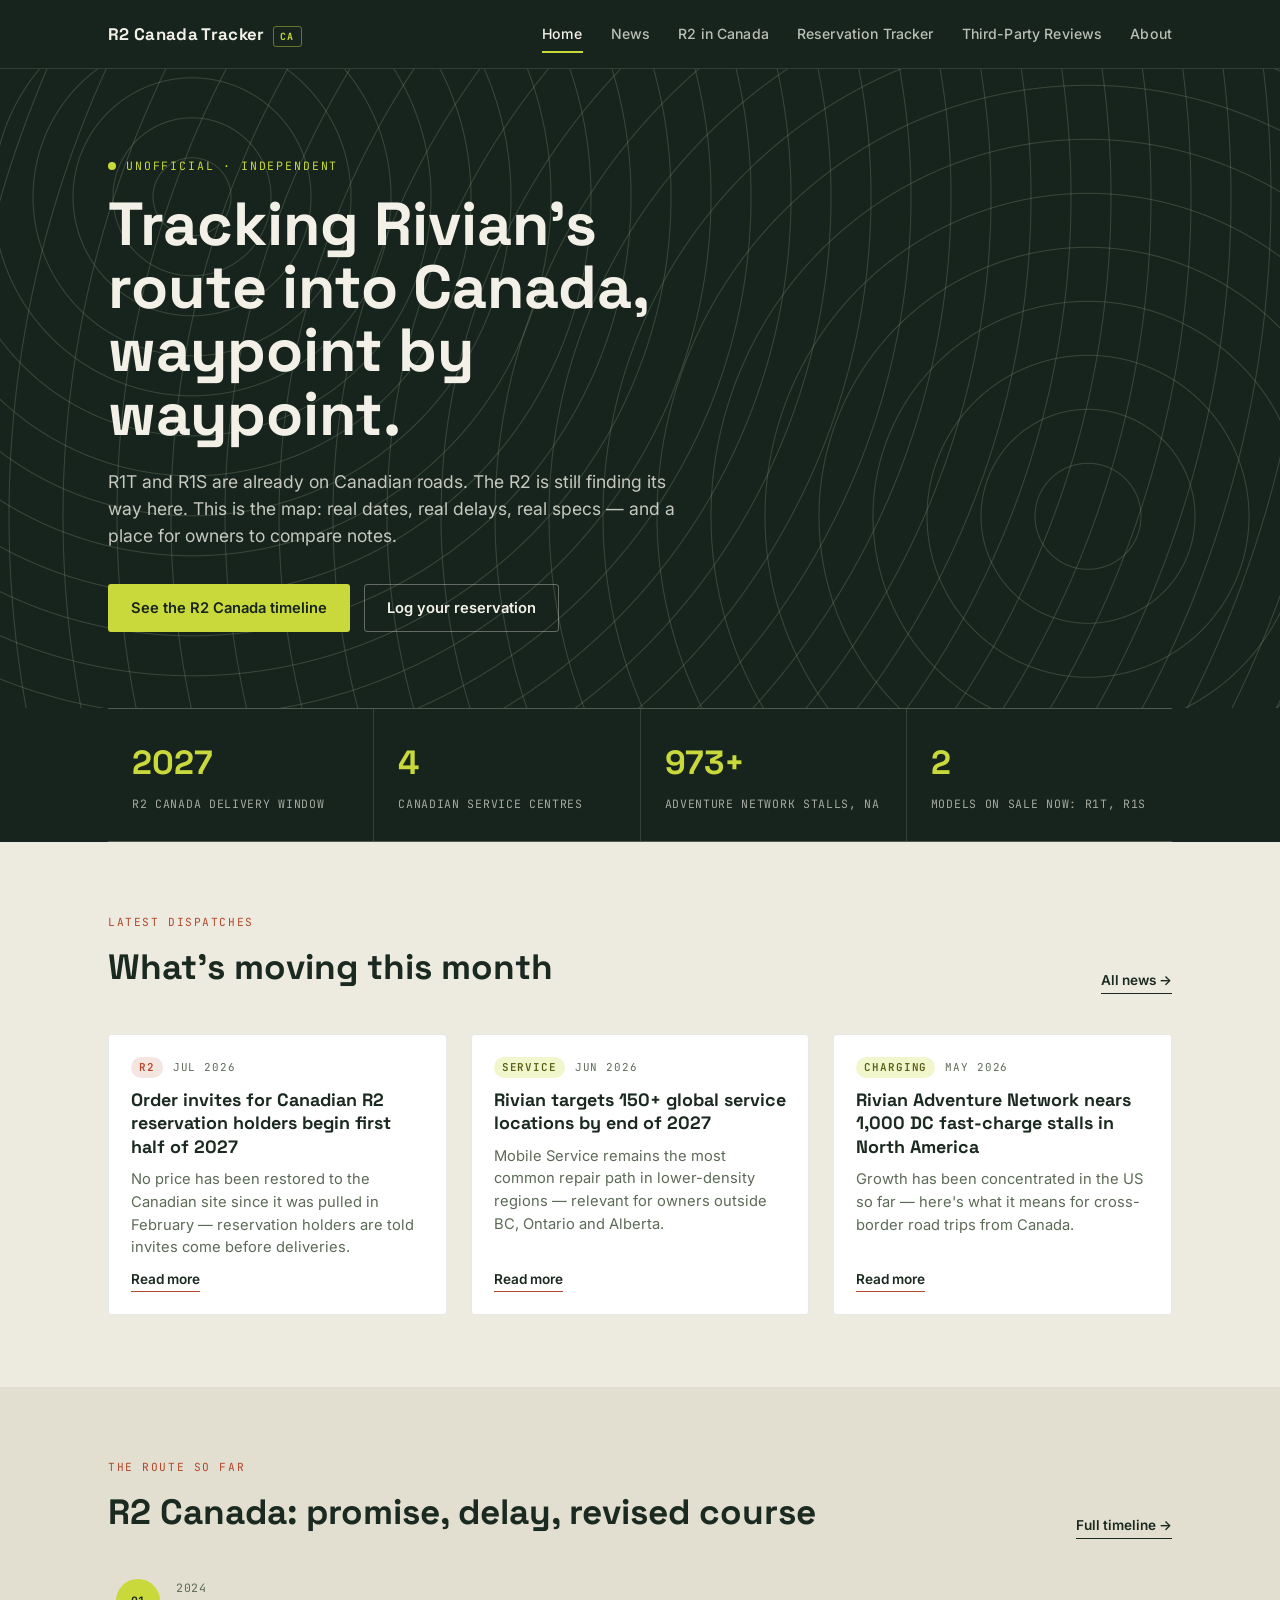
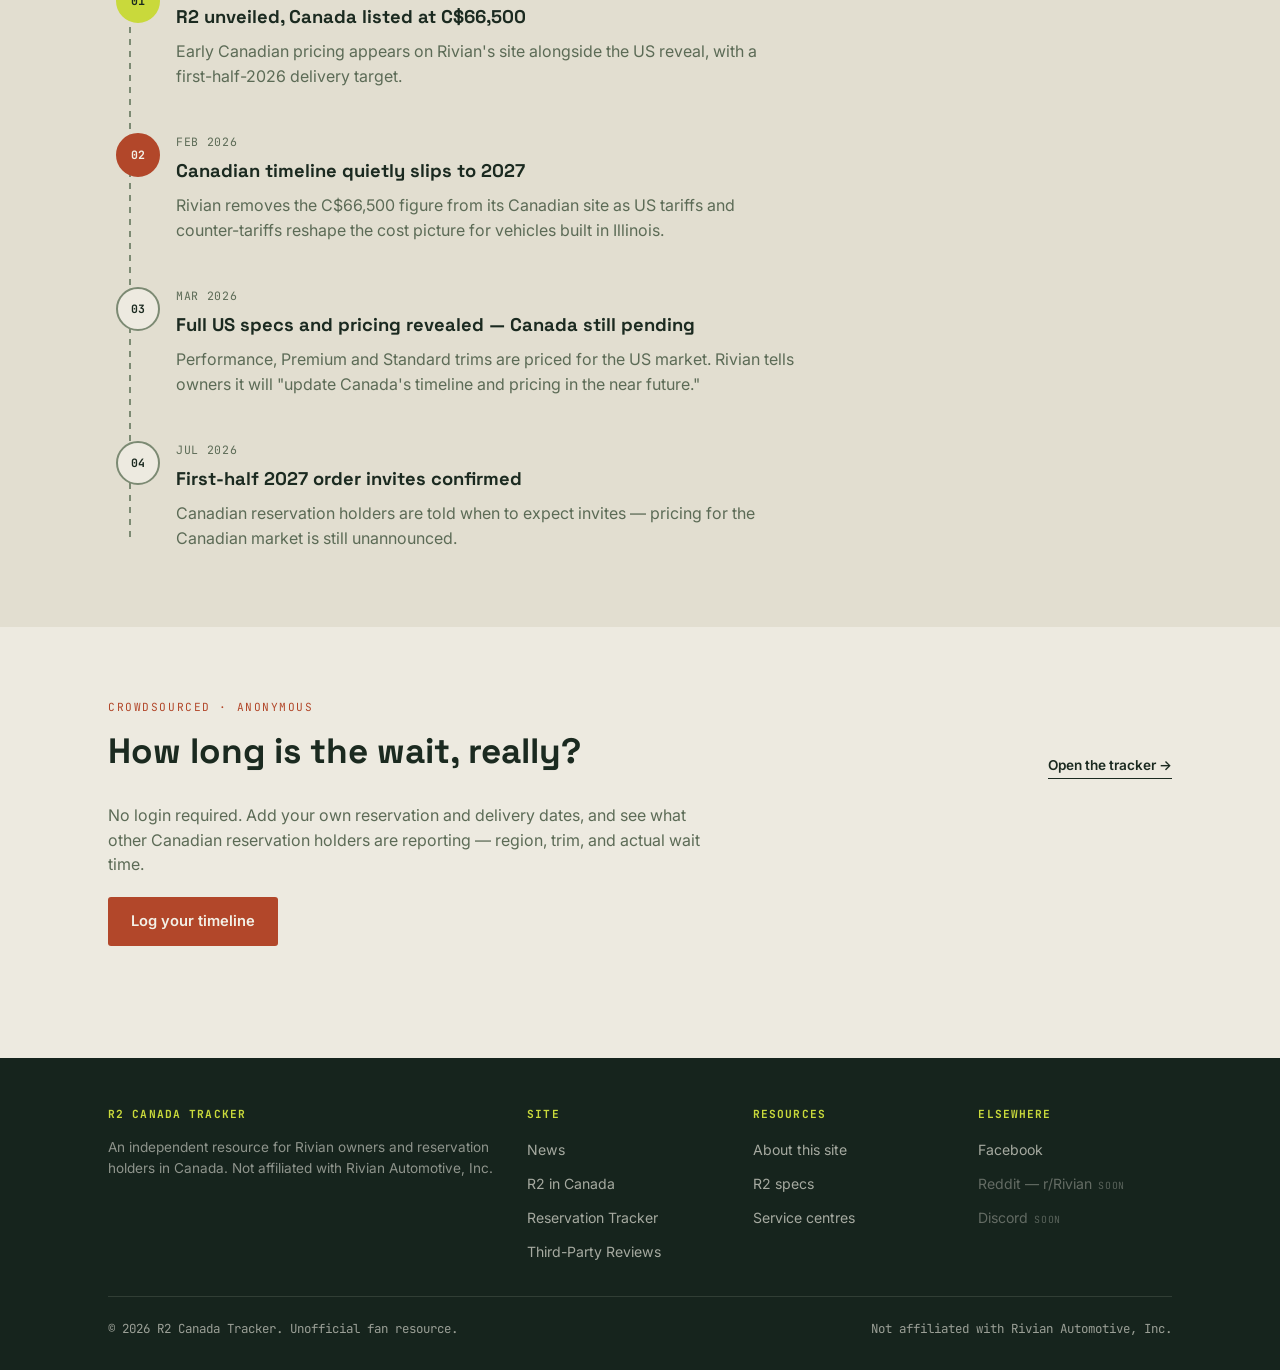
<file: index.html>
<!DOCTYPE html>
<html lang="en">
<head>
<meta charset="UTF-8">
<meta name="viewport" content="width=device-width, initial-scale=1.0">
<title>R2 Canada Tracker — Rivian Canada, unofficially tracked</title>
<meta name="description" content="News, timelines, specs and a crowdsourced reservation tracker for Rivian R2 and R1 owners and reservation holders in Canada.">
<link rel="canonical" href="https://r2canadatracker.ca/index.html">

<meta property="og:type" content="website">
<meta property="og:site_name" content="R2 Canada Tracker">
<meta property="og:title" content="R2 Canada Tracker — Rivian Canada, unofficially tracked">
<meta property="og:description" content="News, timelines, specs and a crowdsourced reservation tracker for Rivian R2 and R1 owners and reservation holders in Canada.">
<meta property="og:url" content="https://r2canadatracker.ca/index.html">
<meta property="og:image" content="https://r2canadatracker.ca/og-image.png">
<meta property="og:image:width" content="1200">
<meta property="og:image:height" content="630">

<meta name="twitter:card" content="summary_large_image">
<meta name="twitter:title" content="R2 Canada Tracker — Rivian Canada, unofficially tracked">
<meta name="twitter:description" content="News, timelines, specs and a crowdsourced reservation tracker for Rivian R2 and R1 owners and reservation holders in Canada.">
<meta name="twitter:image" content="https://r2canadatracker.ca/og-image.png">

<script type="application/ld+json">
  {
    "@context": "https://schema.org",
    "@type": "WebSite",
    "name": "R2 Canada Tracker",
    "url": "https://r2canadatracker.ca/index.html",
    "description": "Independent resource tracking Rivian's R2 launch, pricing, service network and charging coverage in Canada.",
    "publisher": {
      "@type": "Organization",
      "name": "R2 Canada Tracker",
      "url": "https://r2canadatracker.ca/index.html"
    }
  }
</script>
<link rel="icon" href="favicon.ico" sizes="any">
<link rel="icon" type="image/png" sizes="32x32" href="favicon-32x32.png">
<link rel="icon" type="image/png" sizes="16x16" href="favicon-16x16.png">
<link rel="apple-touch-icon" href="apple-touch-icon.png">
<link rel="stylesheet" href="css/style.css">
</head>
<body>

<header class="site">
  <div class="wrap">
    <a href="index.html" class="brand">R2 Canada Tracker <span class="tag">CA</span></a>
    <nav class="main">
<a href="index.html" class="active">Home</a>
      <a href="news.html">News</a>
      <a href="r2-canada.html">R2 in Canada</a>
      <a href="reservation-tracker.html">Reservation Tracker</a>
      <a href="resources.html">Third-Party Reviews</a>
      <a href="about.html">About</a>
    </nav>
    <button class="nav-toggle" aria-label="Toggle menu" aria-expanded="false">
      <span class="bars"><span></span><span></span><span></span></span>
    </button>
  </div>
  <nav class="mobile-menu">
<a href="index.html" class="active">Home</a>
      <a href="news.html">News</a>
      <a href="r2-canada.html">R2 in Canada</a>
      <a href="reservation-tracker.html">Reservation Tracker</a>
      <a href="resources.html">Third-Party Reviews</a>
      <a href="about.html">About</a>
  </nav>
</header>

<section class="hero contours">
  <div class="wrap">
    <span class="eyebrow">Unofficial · Independent</span>
    <h1>Tracking Rivian's route into Canada, waypoint by waypoint.</h1>
    <p class="lede">R1T and R1S are already on Canadian roads. The R2 is still finding its way here. This is the map: real dates, real delays, real specs — and a place for owners to compare notes.</p>
    <div class="hero-actions">
      <a href="r2-canada.html" class="btn btn-primary">See the R2 Canada timeline</a>
      <a href="reservation-tracker.html" class="btn btn-ghost">Log your reservation</a>
    </div>
  </div>
</section>

<div class="dark">
  <div class="wrap">
    <div class="stat-strip">
      <div class="stat"><span class="num">2027</span><span class="label">R2 Canada delivery window</span></div>
      <div class="stat"><span class="num">4</span><span class="label">Canadian service centres</span></div>
      <div class="stat"><span class="num">973+</span><span class="label">Adventure Network stalls, NA</span></div>
      <div class="stat"><span class="num">2</span><span class="label">Models on sale now: R1T, R1S</span></div>
    </div>
  </div>
</div>

<section>
  <div class="wrap">
    <div class="section-head">
      <div>
        <span class="kicker">Latest dispatches</span>
        <h2>What's moving this month</h2>
      </div>
      <a href="news.html" class="view-all">All news →</a>
    </div>
    <div class="card-grid">
      <div class="card">
        <div class="card-body">
          <div class="meta"><span class="tag-pill rust">R2</span><span>Jul 2026</span></div>
          <h3>Order invites for Canadian R2 reservation holders begin first half of 2027</h3>
          <p>No price has been restored to the Canadian site since it was pulled in February — reservation holders are told invites come before deliveries.</p>
          <a href="news.html" class="readmore">Read more</a>
        </div>
      </div>
      <div class="card">
        <div class="card-body">
          <div class="meta"><span class="tag-pill">Service</span><span>Jun 2026</span></div>
          <h3>Rivian targets 150+ global service locations by end of 2027</h3>
          <p>Mobile Service remains the most common repair path in lower-density regions — relevant for owners outside BC, Ontario and Alberta.</p>
          <a href="news.html" class="readmore">Read more</a>
        </div>
      </div>
      <div class="card">
        <div class="card-body">
          <div class="meta"><span class="tag-pill">Charging</span><span>May 2026</span></div>
          <h3>Rivian Adventure Network nears 1,000 DC fast-charge stalls in North America</h3>
          <p>Growth has been concentrated in the US so far — here's what it means for cross-border road trips from Canada.</p>
          <a href="news.html" class="readmore">Read more</a>
        </div>
      </div>
    </div>
  </div>
</section>

<div class="dim">
  <section>
    <div class="wrap">
      <div class="section-head">
        <div>
          <span class="kicker">The route so far</span>
          <h2>R2 Canada: promise, delay, revised course</h2>
        </div>
        <a href="r2-canada.html" class="view-all">Full timeline →</a>
      </div>
      <div class="trail">
        <div class="waypoint milestone">
          <div class="pin">01</div>
          <div class="date">2024</div>
          <h4>R2 unveiled, Canada listed at C$66,500</h4>
          <p>Early Canadian pricing appears on Rivian's site alongside the US reveal, with a first-half-2026 delivery target.</p>
        </div>
        <div class="waypoint revised">
          <div class="pin">02</div>
          <div class="date">Feb 2026</div>
          <h4>Canadian timeline quietly slips to 2027</h4>
          <p>Rivian removes the C$66,500 figure from its Canadian site as US tariffs and counter-tariffs reshape the cost picture for vehicles built in Illinois.</p>
        </div>
        <div class="waypoint">
          <div class="pin">03</div>
          <div class="date">Mar 2026</div>
          <h4>Full US specs and pricing revealed — Canada still pending</h4>
          <p>Performance, Premium and Standard trims are priced for the US market. Rivian tells owners it will "update Canada's timeline and pricing in the near future."</p>
        </div>
        <div class="waypoint">
          <div class="pin">04</div>
          <div class="date">Jul 2026</div>
          <h4>First-half 2027 order invites confirmed</h4>
          <p>Canadian reservation holders are told when to expect invites — pricing for the Canadian market is still unannounced.</p>
        </div>
      </div>
    </div>
  </section>
</div>

<section>
  <div class="wrap">
    <div class="section-head">
      <div>
        <span class="kicker">Crowdsourced · Anonymous</span>
        <h2>How long is the wait, really?</h2>
      </div>
      <a href="reservation-tracker.html" class="view-all">Open the tracker →</a>
    </div>
    <p style="color:var(--muted); max-width:60ch; margin-top:-16px;">No login required. Add your own reservation and delivery dates, and see what other Canadian reservation holders are reporting — region, trim, and actual wait time.</p>
    <div class="hero-actions" style="margin-top:20px;">
      <a href="reservation-tracker.html" class="btn btn-rust">Log your timeline</a>
    </div>
  </div>
</section>

<footer class="site">
  <div class="wrap">
    <div class="foot-grid">
      <div>
        <h5>R2 Canada Tracker</h5>
        <p class="disclaimer">An independent resource for Rivian owners and reservation holders in Canada. Not affiliated with Rivian Automotive, Inc.</p>
      </div>
      <div>
        <h5>Site</h5>
        <ul>
          <li><a href="news.html">News</a></li>
          <li><a href="r2-canada.html">R2 in Canada</a></li>
          <li><a href="reservation-tracker.html">Reservation Tracker</a></li>
          <li><a href="resources.html">Third-Party Reviews</a></li>
        </ul>
      </div>
      <div>
        <h5>Resources</h5>
        <ul>
          <li><a href="about.html">About this site</a></li>
          <li><a href="r2-canada.html#specs">R2 specs</a></li>
          <li><a href="r2-canada.html#service">Service centres</a></li>
        </ul>
      </div>
      <div>
        <h5>Elsewhere</h5>
        <ul>
          <li><a href="https://www.facebook.com/share/1E38kbhCsD/?mibextid=wwXIfr" target="_blank" rel="noopener">Facebook</a></li>
          <li><span class="coming-soon">Reddit — r/Rivian<span class="tag-soon">Soon</span></span></li>
          <li><span class="coming-soon">Discord<span class="tag-soon">Soon</span></span></li>
        </ul>
      </div>
    </div>
    <div class="foot-bottom">
      <span>© 2026 R2 Canada Tracker. Unofficial fan resource.</span>
      <span>Not affiliated with Rivian Automotive, Inc.</span>
    </div>
  </div>
</footer>

<script src="js/nav.js"></script>
</body>
</html>
</file>
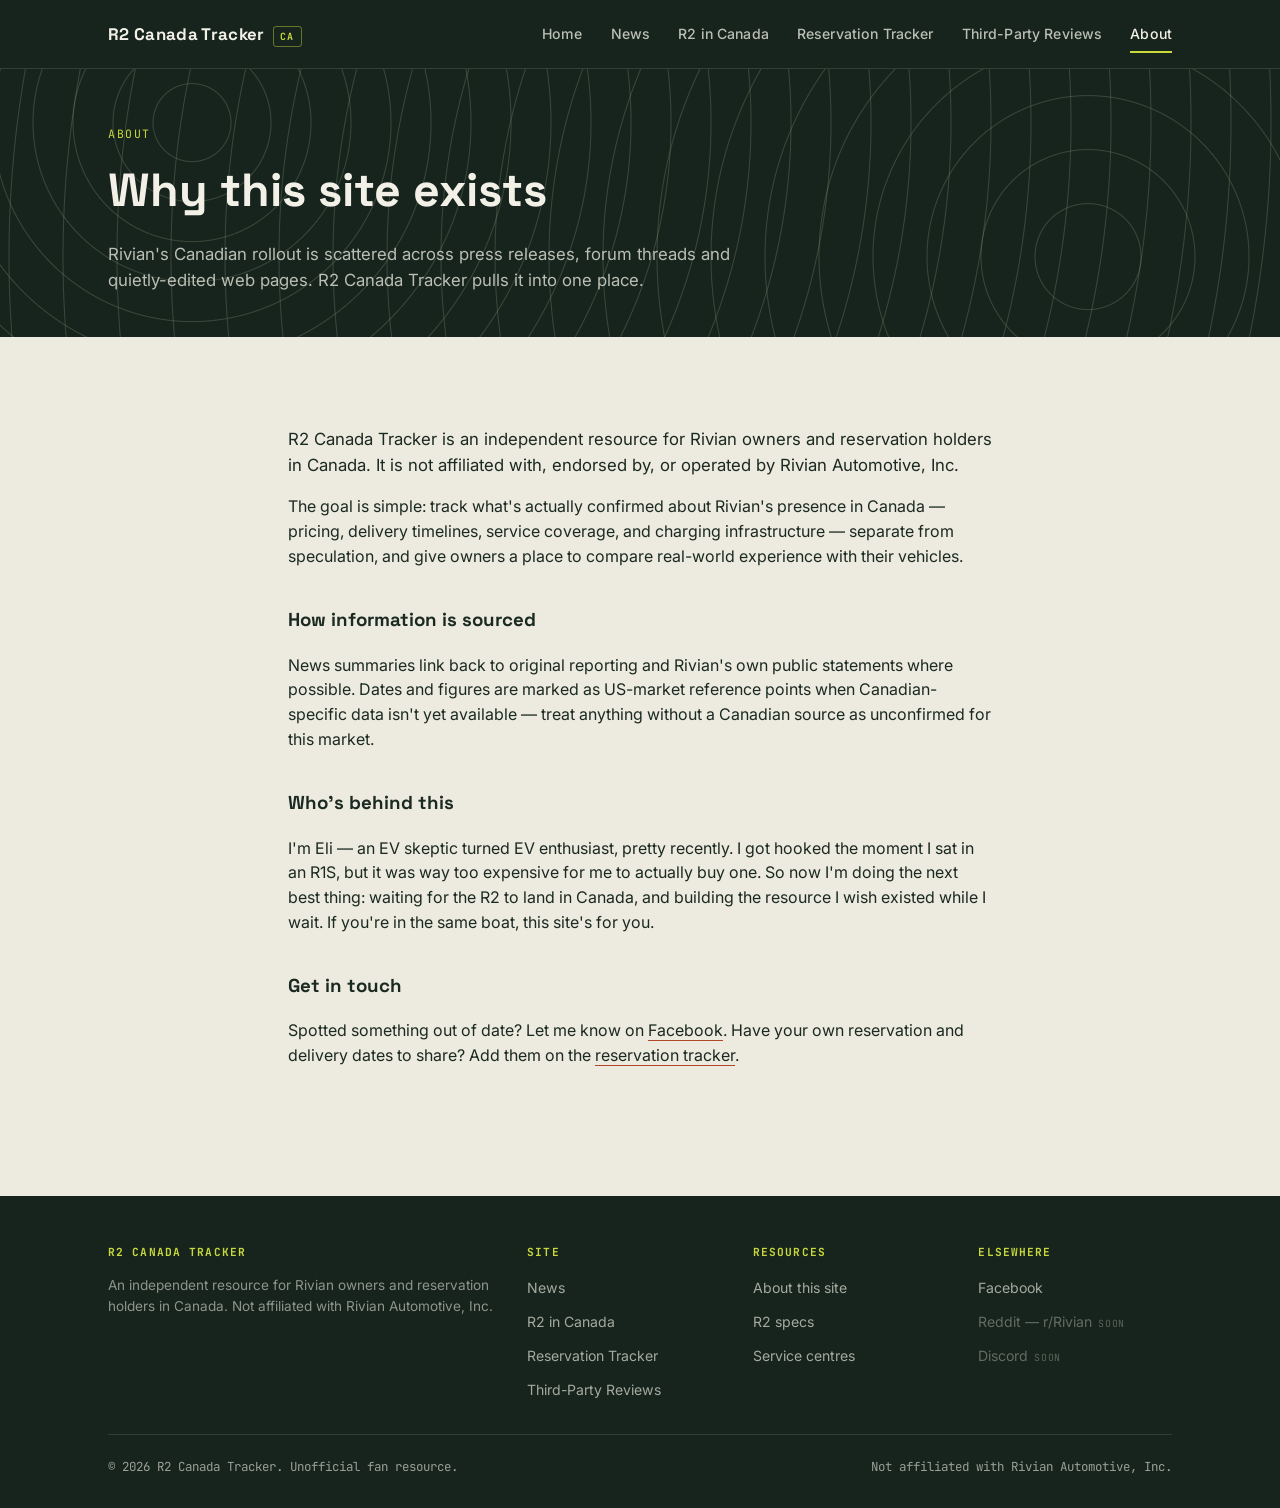
<file: about.html>
<!DOCTYPE html>
<html lang="en">
<head>
<meta charset="UTF-8">
<meta name="viewport" content="width=device-width, initial-scale=1.0">
<title>About — R2 Canada Tracker</title>
<meta name="description" content="About R2 Canada Tracker, an independent resource tracking Rivian's rollout in Canada. Not affiliated with Rivian Automotive, Inc.">
<link rel="canonical" href="https://r2canadatracker.ca/about.html">

<meta property="og:type" content="website">
<meta property="og:site_name" content="R2 Canada Tracker">
<meta property="og:title" content="About — R2 Canada Tracker">
<meta property="og:description" content="About R2 Canada Tracker, an independent resource tracking Rivian's rollout in Canada. Not affiliated with Rivian Automotive, Inc.">
<meta property="og:url" content="https://r2canadatracker.ca/about.html">
<meta property="og:image" content="https://r2canadatracker.ca/og-image.png">
<meta property="og:image:width" content="1200">
<meta property="og:image:height" content="630">

<meta name="twitter:card" content="summary_large_image">
<meta name="twitter:title" content="About — R2 Canada Tracker">
<meta name="twitter:description" content="About R2 Canada Tracker, an independent resource tracking Rivian's rollout in Canada. Not affiliated with Rivian Automotive, Inc.">
<meta name="twitter:image" content="https://r2canadatracker.ca/og-image.png">

<script type="application/ld+json">
  {
    "@context": "https://schema.org",
    "@type": "AboutPage",
    "name": "About R2 Canada Tracker",
    "url": "https://r2canadatracker.ca/about.html",
    "description": "R2 Canada Tracker is an independent resource for Rivian owners and reservation holders in Canada. Not affiliated with Rivian Automotive, Inc."
  }
</script>
<link rel="icon" href="favicon.ico" sizes="any">
<link rel="icon" type="image/png" sizes="32x32" href="favicon-32x32.png">
<link rel="icon" type="image/png" sizes="16x16" href="favicon-16x16.png">
<link rel="apple-touch-icon" href="apple-touch-icon.png">
<link rel="stylesheet" href="css/style.css">
</head>
<body>

<header class="site">
  <div class="wrap">
    <a href="index.html" class="brand">R2 Canada Tracker <span class="tag">CA</span></a>
    <nav class="main">
<a href="index.html">Home</a>
      <a href="news.html">News</a>
      <a href="r2-canada.html">R2 in Canada</a>
      <a href="reservation-tracker.html">Reservation Tracker</a>
      <a href="resources.html">Third-Party Reviews</a>
      <a href="about.html" class="active">About</a>
    </nav>
    <button class="nav-toggle" aria-label="Toggle menu" aria-expanded="false">
      <span class="bars"><span></span><span></span><span></span></span>
    </button>
  </div>
  <nav class="mobile-menu">
<a href="index.html">Home</a>
      <a href="news.html">News</a>
      <a href="r2-canada.html">R2 in Canada</a>
      <a href="reservation-tracker.html">Reservation Tracker</a>
      <a href="resources.html">Third-Party Reviews</a>
      <a href="about.html" class="active">About</a>
  </nav>
</header>

<div class="contours">
  <div class="page-hero" style="color:var(--cream-text)">
    <div class="wrap">
      <span class="kicker" style="color:var(--yellow)">About</span>
      <h1>Why this site exists</h1>
      <p style="color:rgba(243,241,231,0.75)">Rivian's Canadian rollout is scattered across press releases, forum threads and quietly-edited web pages. R2 Canada Tracker pulls it into one place.</p>
    </div>
  </div>
</div>

<section>
  <div class="wrap" style="max-width: 760px;">
    <p style="font-size:1.05rem; color: var(--ink-text);">R2 Canada Tracker is an independent resource for Rivian owners and reservation holders in Canada. It is not affiliated with, endorsed by, or operated by Rivian Automotive, Inc.</p>
    <p>The goal is simple: track what's actually confirmed about Rivian's presence in Canada — pricing, delivery timelines, service coverage, and charging infrastructure — separate from speculation, and give owners a place to compare real-world experience with their vehicles.</p>
    <h3 style="font-family:var(--display); margin-top:36px;">How information is sourced</h3>
    <p>News summaries link back to original reporting and Rivian's own public statements where possible. Dates and figures are marked as US-market reference points when Canadian-specific data isn't yet available — treat anything without a Canadian source as unconfirmed for this market.</p>

    <h3 style="font-family:var(--display); margin-top:36px;">Who's behind this</h3>
    <p>I'm Eli — an EV skeptic turned EV enthusiast, pretty recently. I got hooked the moment I sat in an R1S, but it was way too expensive for me to actually buy one. So now I'm doing the next best thing: waiting for the R2 to land in Canada, and building the resource I wish existed while I wait. If you're in the same boat, this site's for you.</p>

    <h3 style="font-family:var(--display); margin-top:36px;">Get in touch</h3>
    <p>Spotted something out of date? Let me know on <a href="https://www.facebook.com/share/1E38kbhCsD/?mibextid=wwXIfr" target="_blank" rel="noopener" style="border-bottom:1px solid var(--rust); text-decoration:none;">Facebook</a>. Have your own reservation and delivery dates to share? Add them on the <a href="reservation-tracker.html" style="border-bottom:1px solid var(--rust); text-decoration:none;">reservation tracker</a>.</p>
  </div>
</section>

<footer class="site">
  <div class="wrap">
    <div class="foot-grid">
      <div>
        <h5>R2 Canada Tracker</h5>
        <p class="disclaimer">An independent resource for Rivian owners and reservation holders in Canada. Not affiliated with Rivian Automotive, Inc.</p>
      </div>
      <div>
        <h5>Site</h5>
        <ul>
          <li><a href="news.html">News</a></li>
          <li><a href="r2-canada.html">R2 in Canada</a></li>
          <li><a href="reservation-tracker.html">Reservation Tracker</a></li>
          <li><a href="resources.html">Third-Party Reviews</a></li>
        </ul>
      </div>
      <div>
        <h5>Resources</h5>
        <ul>
          <li><a href="about.html">About this site</a></li>
          <li><a href="r2-canada.html#specs">R2 specs</a></li>
          <li><a href="r2-canada.html#service">Service centres</a></li>
        </ul>
      </div>
      <div>
        <h5>Elsewhere</h5>
        <ul>
          <li><a href="https://www.facebook.com/share/1E38kbhCsD/?mibextid=wwXIfr" target="_blank" rel="noopener">Facebook</a></li>
          <li><span class="coming-soon">Reddit — r/Rivian<span class="tag-soon">Soon</span></span></li>
          <li><span class="coming-soon">Discord<span class="tag-soon">Soon</span></span></li>
        </ul>
      </div>
    </div>
    <div class="foot-bottom">
      <span>© 2026 R2 Canada Tracker. Unofficial fan resource.</span>
      <span>Not affiliated with Rivian Automotive, Inc.</span>
    </div>
  </div>
</footer>

<script src="js/nav.js"></script>
</body>
</html>
</file>
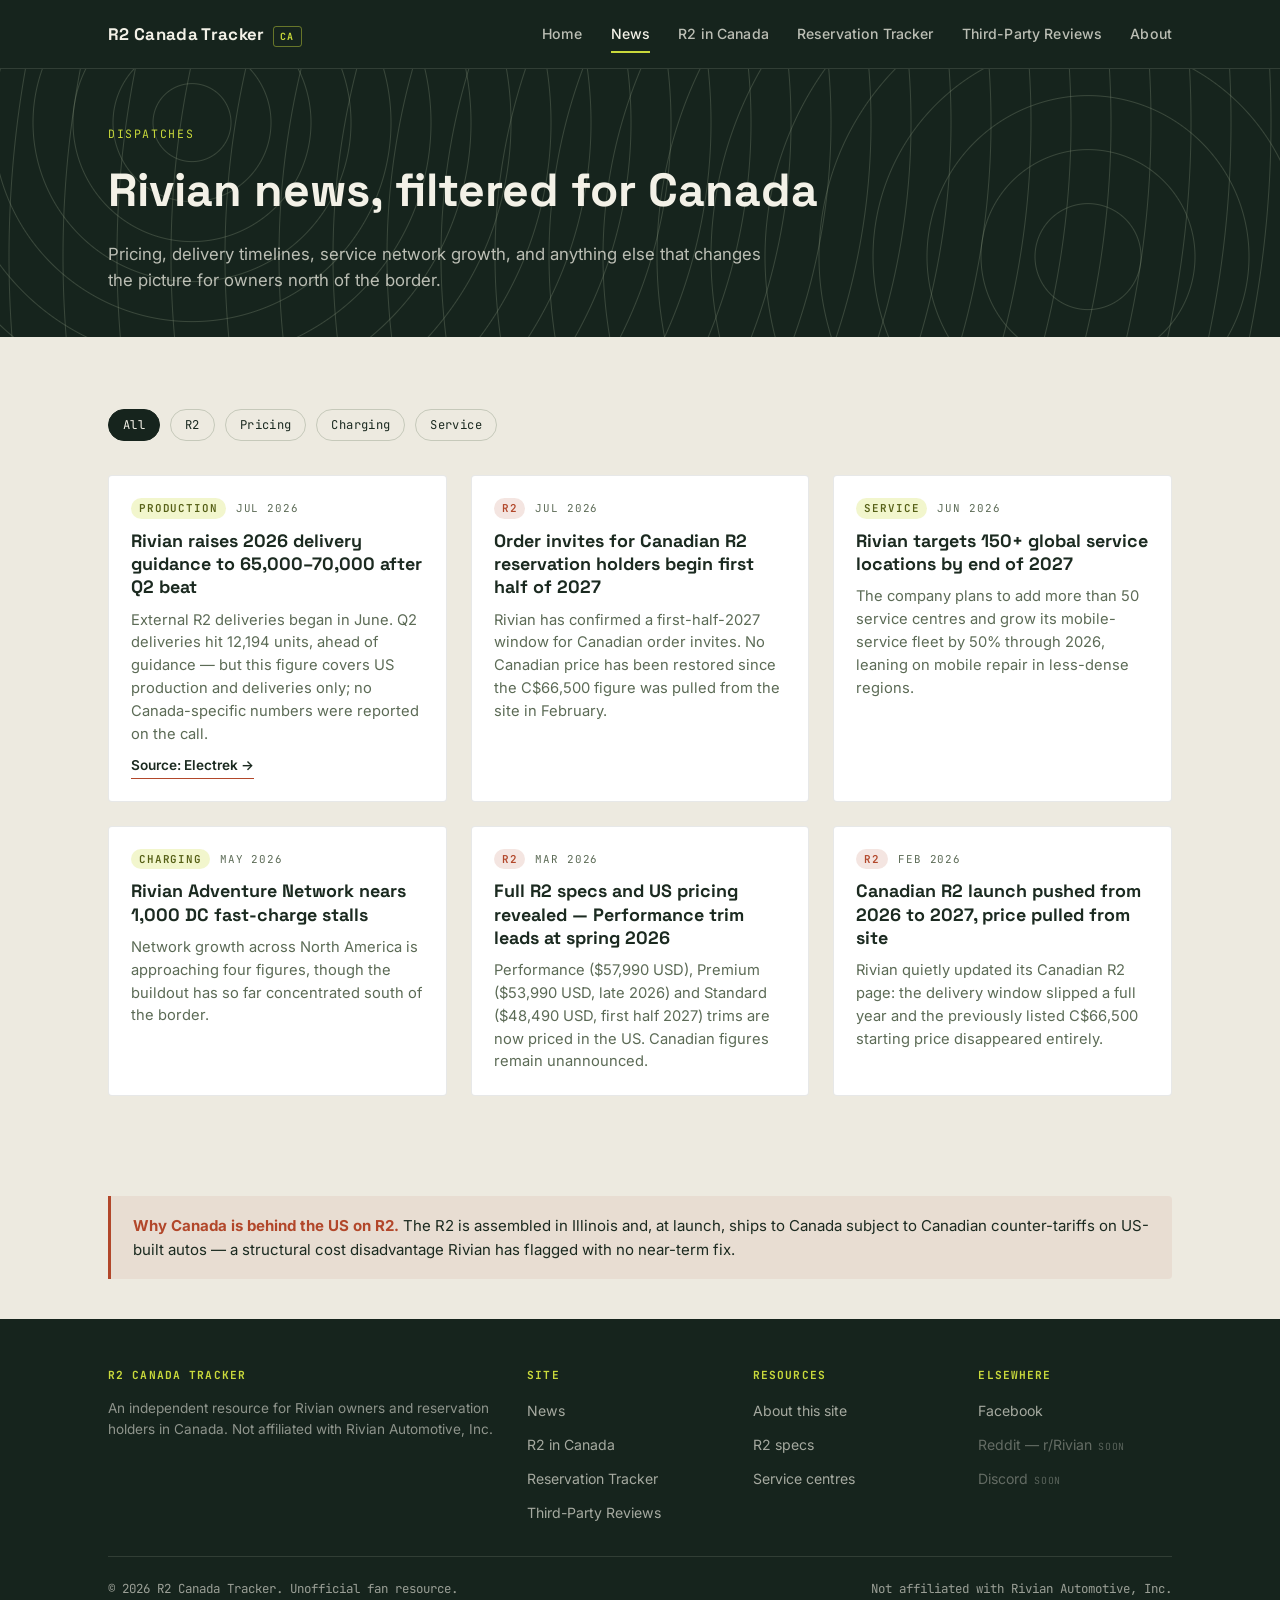
<file: news.html>
<!DOCTYPE html>
<html lang="en">
<head>
<meta charset="UTF-8">
<meta name="viewport" content="width=device-width, initial-scale=1.0">
<title>News — R2 Canada Tracker</title>
<meta name="description" content="Rivian news filtered for Canada: R2 pricing and delivery timelines, service network growth, and charging infrastructure updates.">
<link rel="canonical" href="https://r2canadatracker.ca/news.html">

<meta property="og:type" content="website">
<meta property="og:site_name" content="R2 Canada Tracker">
<meta property="og:title" content="News — R2 Canada Tracker">
<meta property="og:description" content="Rivian news filtered for Canada: R2 pricing and delivery timelines, service network growth, and charging infrastructure updates.">
<meta property="og:url" content="https://r2canadatracker.ca/news.html">
<meta property="og:image" content="https://r2canadatracker.ca/og-image.png">
<meta property="og:image:width" content="1200">
<meta property="og:image:height" content="630">

<meta name="twitter:card" content="summary_large_image">
<meta name="twitter:title" content="News — R2 Canada Tracker">
<meta name="twitter:description" content="Rivian news filtered for Canada: R2 pricing and delivery timelines, service network growth, and charging infrastructure updates.">
<meta name="twitter:image" content="https://r2canadatracker.ca/og-image.png">

<script type="application/ld+json">
  {
    "@context": "https://schema.org",
    "@type": "CollectionPage",
    "name": "Rivian Canada News",
    "url": "https://r2canadatracker.ca/news.html",
    "description": "Rivian news filtered for Canada: R2 pricing and delivery timelines, service network growth, and charging infrastructure updates.",
    "isPartOf": {
      "@type": "WebSite",
      "name": "R2 Canada Tracker",
      "url": "https://r2canadatracker.ca/index.html"
    }
  }
</script>
<link rel="icon" href="favicon.ico" sizes="any">
<link rel="icon" type="image/png" sizes="32x32" href="favicon-32x32.png">
<link rel="icon" type="image/png" sizes="16x16" href="favicon-16x16.png">
<link rel="apple-touch-icon" href="apple-touch-icon.png">
<link rel="stylesheet" href="css/style.css">
</head>
<body>

<header class="site">
  <div class="wrap">
    <a href="index.html" class="brand">R2 Canada Tracker <span class="tag">CA</span></a>
    <nav class="main">
<a href="index.html">Home</a>
      <a href="news.html" class="active">News</a>
      <a href="r2-canada.html">R2 in Canada</a>
      <a href="reservation-tracker.html">Reservation Tracker</a>
      <a href="resources.html">Third-Party Reviews</a>
      <a href="about.html">About</a>
    </nav>
    <button class="nav-toggle" aria-label="Toggle menu" aria-expanded="false">
      <span class="bars"><span></span><span></span><span></span></span>
    </button>
  </div>
  <nav class="mobile-menu">
<a href="index.html">Home</a>
      <a href="news.html" class="active">News</a>
      <a href="r2-canada.html">R2 in Canada</a>
      <a href="reservation-tracker.html">Reservation Tracker</a>
      <a href="resources.html">Third-Party Reviews</a>
      <a href="about.html">About</a>
  </nav>
</header>

<div class="contours">
  <div class="page-hero" style="color:var(--cream-text)">
    <div class="wrap">
      <span class="kicker" style="color:var(--yellow)">Dispatches</span>
      <h1>Rivian news, filtered for Canada</h1>
      <p style="color:rgba(243,241,231,0.75)">Pricing, delivery timelines, service network growth, and anything else that changes the picture for owners north of the border.</p>
    </div>
  </div>
</div>

<section>
  <div class="wrap">
    <div class="chip-row">
      <button class="chip active" data-filter="all">All</button>
      <button class="chip" data-filter="r2">R2</button>
      <button class="chip" data-filter="pricing">Pricing</button>
      <button class="chip" data-filter="charging">Charging</button>
      <button class="chip" data-filter="service">Service</button>
    </div>

    <div class="card-grid" id="news-grid">

      <div class="card" data-cat="r2">
        <div class="card-body">
          <div class="meta"><span class="tag-pill">Production</span><span>Jul 2026</span></div>
          <h3>Rivian raises 2026 delivery guidance to 65,000–70,000 after Q2 beat</h3>
          <p>External R2 deliveries began in June. Q2 deliveries hit 12,194 units, ahead of guidance — but this figure covers US production and deliveries only; no Canada-specific numbers were reported on the call.</p>
          <a href="https://electrek.co/2026/07/30/rivian-rivn-q2-2026-earnings-r2-deliveries-revenue-up-27/" class="readmore" target="_blank" rel="noopener">Source: Electrek →</a>
        </div>
      </div>

      <div class="card" data-cat="r2 pricing">
        <div class="card-body">
          <div class="meta"><span class="tag-pill rust">R2</span><span>Jul 2026</span></div>
          <h3>Order invites for Canadian R2 reservation holders begin first half of 2027</h3>
          <p>Rivian has confirmed a first-half-2027 window for Canadian order invites. No Canadian price has been restored since the C$66,500 figure was pulled from the site in February.</p>
        </div>
      </div>

      <div class="card" data-cat="service">
        <div class="card-body">
          <div class="meta"><span class="tag-pill">Service</span><span>Jun 2026</span></div>
          <h3>Rivian targets 150+ global service locations by end of 2027</h3>
          <p>The company plans to add more than 50 service centres and grow its mobile-service fleet by 50% through 2026, leaning on mobile repair in less-dense regions.</p>
        </div>
      </div>

      <div class="card" data-cat="charging">
        <div class="card-body">
          <div class="meta"><span class="tag-pill">Charging</span><span>May 2026</span></div>
          <h3>Rivian Adventure Network nears 1,000 DC fast-charge stalls</h3>
          <p>Network growth across North America is approaching four figures, though the buildout has so far concentrated south of the border.</p>
        </div>
      </div>

      <div class="card" data-cat="r2 pricing">
        <div class="card-body">
          <div class="meta"><span class="tag-pill rust">R2</span><span>Mar 2026</span></div>
          <h3>Full R2 specs and US pricing revealed — Performance trim leads at spring 2026</h3>
          <p>Performance ($57,990 USD), Premium ($53,990 USD, late 2026) and Standard ($48,490 USD, first half 2027) trims are now priced in the US. Canadian figures remain unannounced.</p>
        </div>
      </div>

      <div class="card" data-cat="r2 pricing">
        <div class="card-body">
          <div class="meta"><span class="tag-pill rust">R2</span><span>Feb 2026</span></div>
          <h3>Canadian R2 launch pushed from 2026 to 2027, price pulled from site</h3>
          <p>Rivian quietly updated its Canadian R2 page: the delivery window slipped a full year and the previously listed C$66,500 starting price disappeared entirely.</p>
        </div>
      </div>

    </div>
  </div>
</section>

<div class="wrap">
  <div class="callout">
    <strong>Why Canada is behind the US on R2.</strong> The R2 is assembled in Illinois and, at launch, ships to Canada subject to Canadian counter-tariffs on US-built autos — a structural cost disadvantage Rivian has flagged with no near-term fix.
  </div>
</div>

<footer class="site">
  <div class="wrap">
    <div class="foot-grid">
      <div>
        <h5>R2 Canada Tracker</h5>
        <p class="disclaimer">An independent resource for Rivian owners and reservation holders in Canada. Not affiliated with Rivian Automotive, Inc.</p>
      </div>
      <div>
        <h5>Site</h5>
        <ul>
          <li><a href="news.html">News</a></li>
          <li><a href="r2-canada.html">R2 in Canada</a></li>
          <li><a href="reservation-tracker.html">Reservation Tracker</a></li>
          <li><a href="resources.html">Third-Party Reviews</a></li>
        </ul>
      </div>
      <div>
        <h5>Resources</h5>
        <ul>
          <li><a href="about.html">About this site</a></li>
          <li><a href="r2-canada.html#specs">R2 specs</a></li>
          <li><a href="r2-canada.html#service">Service centres</a></li>
        </ul>
      </div>
      <div>
        <h5>Elsewhere</h5>
        <ul>
          <li><a href="https://www.facebook.com/share/1E38kbhCsD/?mibextid=wwXIfr" target="_blank" rel="noopener">Facebook</a></li>
          <li><span class="coming-soon">Reddit — r/Rivian<span class="tag-soon">Soon</span></span></li>
          <li><span class="coming-soon">Discord<span class="tag-soon">Soon</span></span></li>
        </ul>
      </div>
    </div>
    <div class="foot-bottom">
      <span>© 2026 R2 Canada Tracker. Unofficial fan resource.</span>
      <span>Not affiliated with Rivian Automotive, Inc.</span>
    </div>
  </div>
</footer>

<script src="js/news-filter.js"></script>
<script src="js/nav.js"></script>
</body>
</html>
</file>
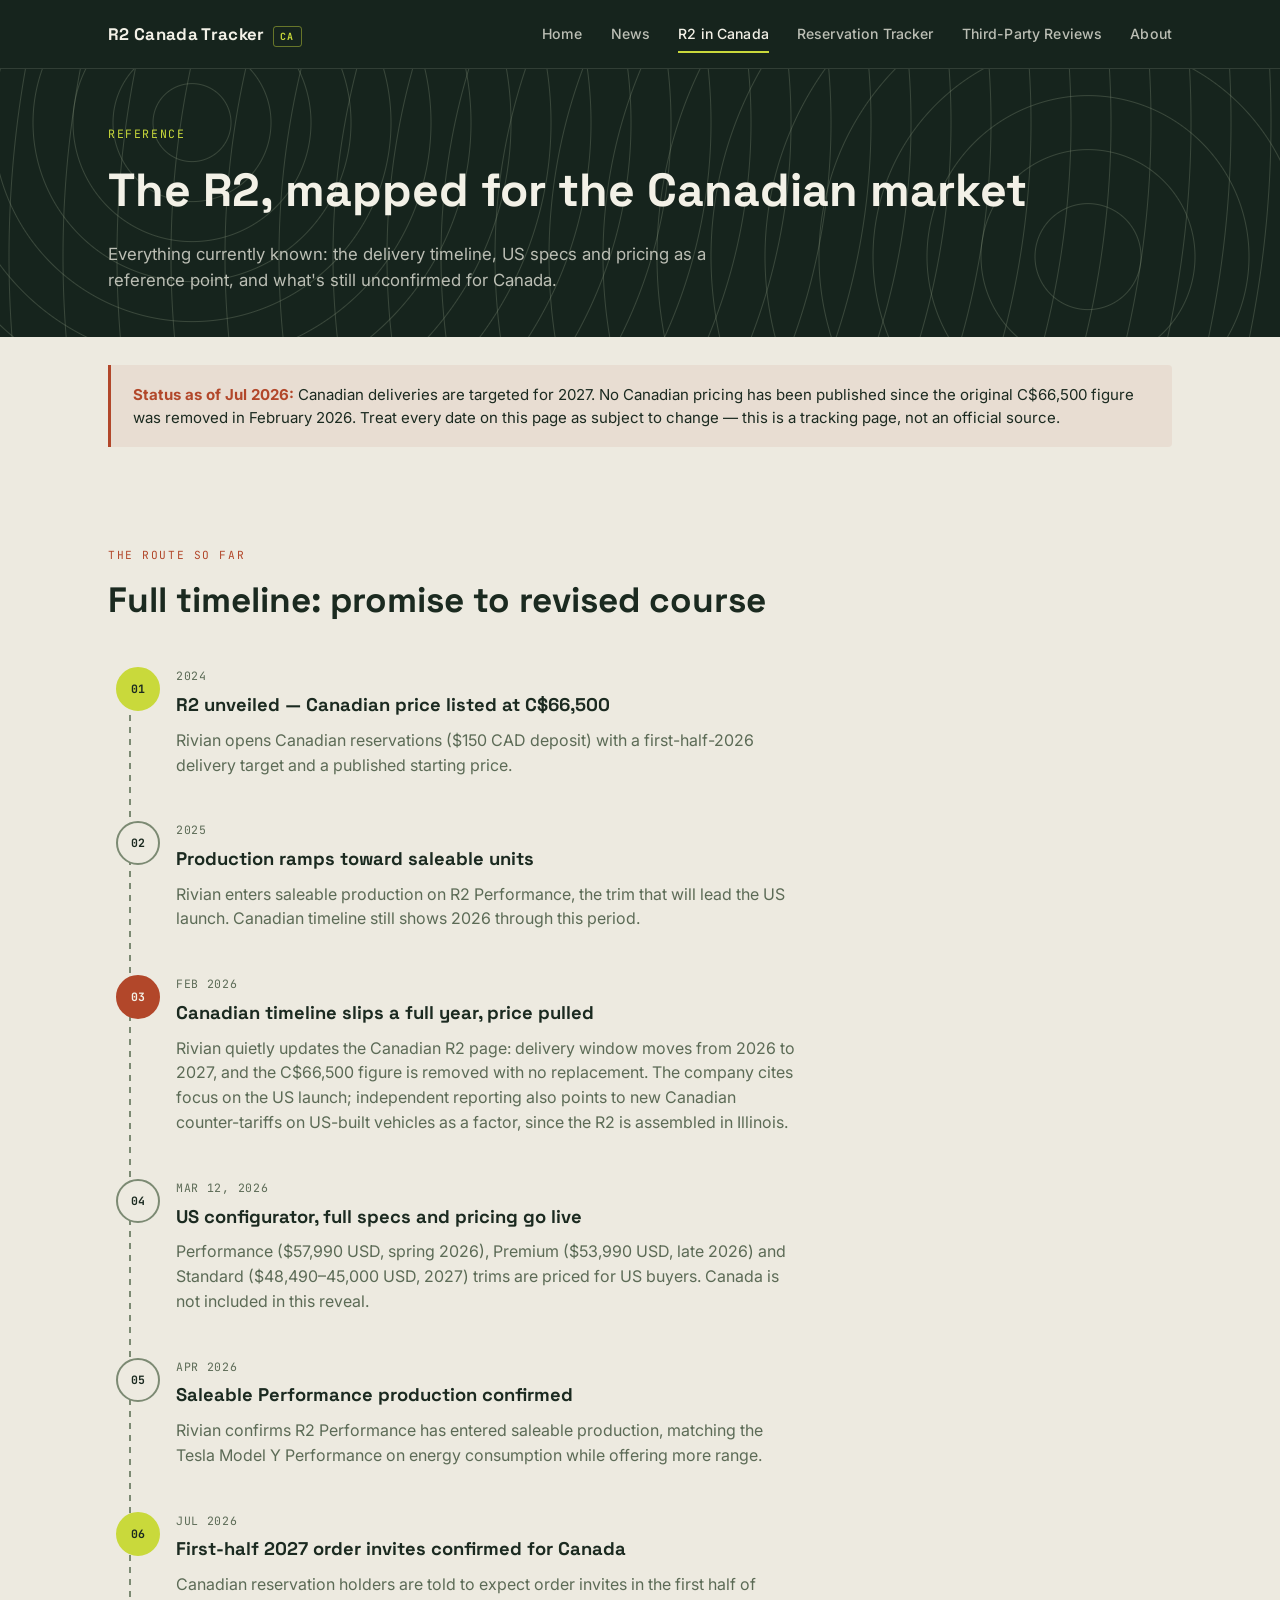
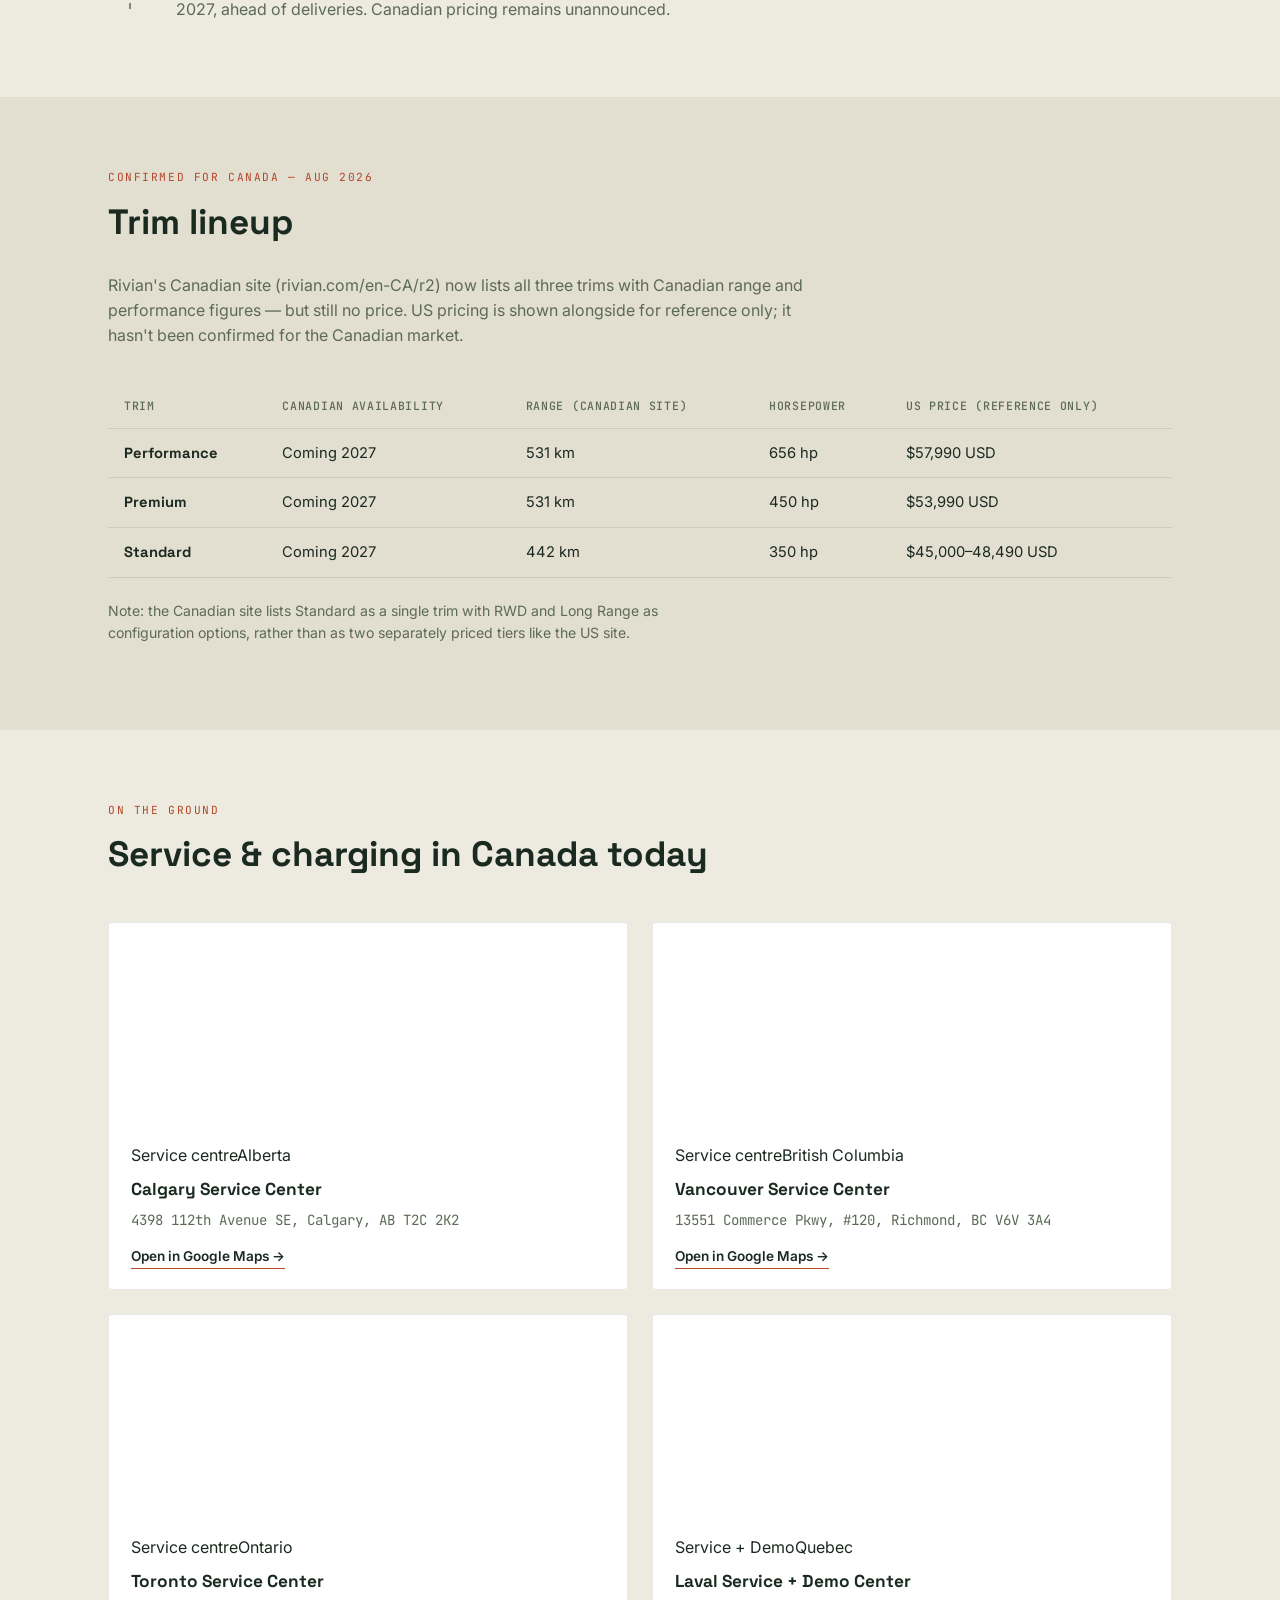
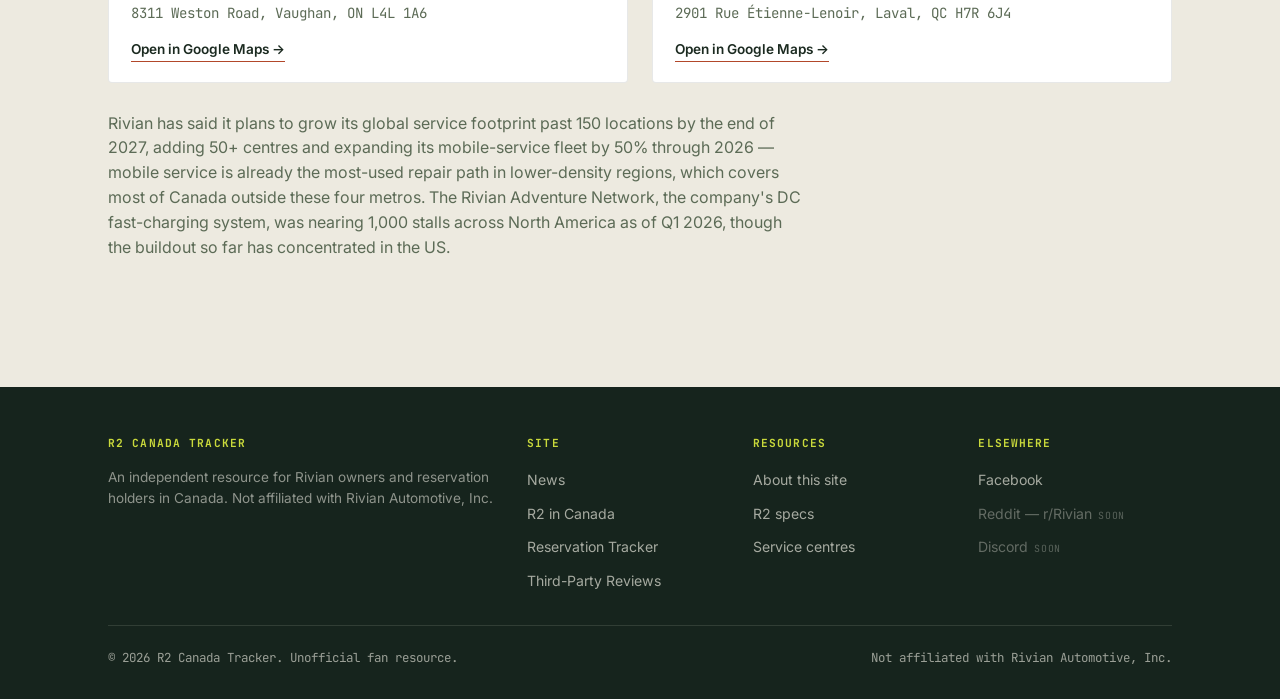
<file: r2-canada.html>
<!DOCTYPE html>
<html lang="en">
<head>
<meta charset="UTF-8">
<meta name="viewport" content="width=device-width, initial-scale=1.0">
<title>R2 in Canada — R2 Canada Tracker</title>
<meta name="description" content="The Rivian R2 in Canada: full delivery timeline, US-market specs and pricing for reference, and current Canadian service and charging coverage.">
<link rel="canonical" href="https://r2canadatracker.ca/r2-canada.html">

<meta property="og:type" content="website">
<meta property="og:site_name" content="R2 Canada Tracker">
<meta property="og:title" content="R2 in Canada — R2 Canada Tracker">
<meta property="og:description" content="The Rivian R2 in Canada: full delivery timeline, US-market specs and pricing for reference, and current Canadian service and charging coverage.">
<meta property="og:url" content="https://r2canadatracker.ca/r2-canada.html">
<meta property="og:image" content="https://r2canadatracker.ca/og-image.png">
<meta property="og:image:width" content="1200">
<meta property="og:image:height" content="630">

<meta name="twitter:card" content="summary_large_image">
<meta name="twitter:title" content="R2 in Canada — R2 Canada Tracker">
<meta name="twitter:description" content="The Rivian R2 in Canada: full delivery timeline, US-market specs and pricing for reference, and current Canadian service and charging coverage.">
<meta name="twitter:image" content="https://r2canadatracker.ca/og-image.png">

<script type="application/ld+json">
  {
    "@context": "https://schema.org",
    "@type": "FAQPage",
    "mainEntity": [
      {
        "@type": "Question",
        "name": "When will the Rivian R2 launch in Canada?",
        "acceptedAnswer": {
          "@type": "Answer",
          "text": "As of July 2026, Rivian targets 2027 for Canadian R2 deliveries, with order invites for reservation holders expected in the first half of 2027. This was delayed from an original 2026 target announced in 2024."
        }
      },
      {
        "@type": "Question",
        "name": "How much will the Rivian R2 cost in Canada?",
        "acceptedAnswer": {
          "@type": "Answer",
          "text": "No official Canadian pricing is currently available. Rivian removed a previously listed starting price of C$66,500 from its Canadian site in February 2026 and has not published a replacement figure. US pricing ranges from $45,000 to $57,990 USD depending on trim."
        }
      },
      {
        "@type": "Question",
        "name": "Where can I get my Rivian serviced in Canada?",
        "acceptedAnswer": {
          "@type": "Answer",
          "text": "Rivian operates four Canadian service locations: Calgary, Alberta; Richmond (Vancouver), British Columbia; Vaughan (Toronto), Ontario; and Laval, Quebec (Service + Demo Center). Mobile service is also available in many regions."
        }
      }
    ]
  }
</script>
<link rel="icon" href="favicon.ico" sizes="any">
<link rel="icon" type="image/png" sizes="32x32" href="favicon-32x32.png">
<link rel="icon" type="image/png" sizes="16x16" href="favicon-16x16.png">
<link rel="apple-touch-icon" href="apple-touch-icon.png">
<link rel="stylesheet" href="css/style.css">
</head>
<body>

<header class="site">
  <div class="wrap">
    <a href="index.html" class="brand">R2 Canada Tracker <span class="tag">CA</span></a>
    <nav class="main">
<a href="index.html">Home</a>
      <a href="news.html">News</a>
      <a href="r2-canada.html" class="active">R2 in Canada</a>
      <a href="reservation-tracker.html">Reservation Tracker</a>
      <a href="resources.html">Third-Party Reviews</a>
      <a href="about.html">About</a>
    </nav>
    <button class="nav-toggle" aria-label="Toggle menu" aria-expanded="false">
      <span class="bars"><span></span><span></span><span></span></span>
    </button>
  </div>
  <nav class="mobile-menu">
<a href="index.html">Home</a>
      <a href="news.html">News</a>
      <a href="r2-canada.html" class="active">R2 in Canada</a>
      <a href="reservation-tracker.html">Reservation Tracker</a>
      <a href="resources.html">Third-Party Reviews</a>
      <a href="about.html">About</a>
  </nav>
</header>

<div class="contours">
  <div class="page-hero" style="color:var(--cream-text)">
    <div class="wrap">
      <span class="kicker" style="color:var(--yellow)">Reference</span>
      <h1>The R2, mapped for the Canadian market</h1>
      <p style="color:rgba(243,241,231,0.75)">Everything currently known: the delivery timeline, US specs and pricing as a reference point, and what's still unconfirmed for Canada.</p>
    </div>
  </div>
</div>

<div class="wrap">
  <div class="callout">
    <strong>Status as of Jul 2026:</strong> Canadian deliveries are targeted for 2027. No Canadian pricing has been published since the original C$66,500 figure was removed in February 2026. Treat every date on this page as subject to change — this is a tracking page, not an official source.
  </div>
</div>

<section>
  <div class="wrap">
    <div class="section-head">
      <div>
        <span class="kicker">The route so far</span>
        <h2>Full timeline: promise to revised course</h2>
      </div>
    </div>
    <div class="trail">
      <div class="waypoint milestone">
        <div class="pin">01</div>
        <div class="date">2024</div>
        <h4>R2 unveiled — Canadian price listed at C$66,500</h4>
        <p>Rivian opens Canadian reservations ($150 CAD deposit) with a first-half-2026 delivery target and a published starting price.</p>
      </div>
      <div class="waypoint">
        <div class="pin">02</div>
        <div class="date">2025</div>
        <h4>Production ramps toward saleable units</h4>
        <p>Rivian enters saleable production on R2 Performance, the trim that will lead the US launch. Canadian timeline still shows 2026 through this period.</p>
      </div>
      <div class="waypoint revised">
        <div class="pin">03</div>
        <div class="date">Feb 2026</div>
        <h4>Canadian timeline slips a full year, price pulled</h4>
        <p>Rivian quietly updates the Canadian R2 page: delivery window moves from 2026 to 2027, and the C$66,500 figure is removed with no replacement. The company cites focus on the US launch; independent reporting also points to new Canadian counter-tariffs on US-built vehicles as a factor, since the R2 is assembled in Illinois.</p>
      </div>
      <div class="waypoint">
        <div class="pin">04</div>
        <div class="date">Mar 12, 2026</div>
        <h4>US configurator, full specs and pricing go live</h4>
        <p>Performance ($57,990 USD, spring 2026), Premium ($53,990 USD, late 2026) and Standard ($48,490–45,000 USD, 2027) trims are priced for US buyers. Canada is not included in this reveal.</p>
      </div>
      <div class="waypoint">
        <div class="pin">05</div>
        <div class="date">Apr 2026</div>
        <h4>Saleable Performance production confirmed</h4>
        <p>Rivian confirms R2 Performance has entered saleable production, matching the Tesla Model Y Performance on energy consumption while offering more range.</p>
      </div>
      <div class="waypoint milestone">
        <div class="pin">06</div>
        <div class="date">Jul 2026</div>
        <h4>First-half 2027 order invites confirmed for Canada</h4>
        <p>Canadian reservation holders are told to expect order invites in the first half of 2027, ahead of deliveries. Canadian pricing remains unannounced.</p>
      </div>
    </div>
  </div>
</section>

<div class="dim" id="specs">
  <section>
    <div class="wrap">
      <div class="section-head">
        <div>
          <span class="kicker">Confirmed for Canada — Aug 2026</span>
          <h2>Trim lineup</h2>
        </div>
      </div>
      <p style="color:var(--muted); max-width:70ch; margin-top:-16px;">Rivian's Canadian site (rivian.com/en-CA/r2) now lists all three trims with Canadian range and performance figures — but still no price. US pricing is shown alongside for reference only; it hasn't been confirmed for the Canadian market.</p>
      <div class="table-scroll">
      <table class="spec-table">
        <thead>
          <tr><th>Trim</th><th>Canadian availability</th><th>Range (Canadian site)</th><th>Horsepower</th><th>US price (reference only)</th></tr>
        </thead>
        <tbody>
          <tr>
            <td class="trim">Performance</td>
            <td>Coming 2027</td>
            <td>531 km</td>
            <td>656 hp</td>
            <td>$57,990 USD</td>
          </tr>
          <tr>
            <td class="trim">Premium</td>
            <td>Coming 2027</td>
            <td>531 km</td>
            <td>450 hp</td>
            <td>$53,990 USD</td>
          </tr>
          <tr>
            <td class="trim">Standard</td>
            <td>Coming 2027</td>
            <td>442 km</td>
            <td>350 hp</td>
            <td>$45,000–48,490 USD</td>
          </tr>
        </tbody>
      </table>
      </div>
      <p style="color:var(--muted); font-size:0.88rem; max-width:70ch; margin-top:14px;">Note: the Canadian site lists Standard as a single trim with RWD and Long Range as configuration options, rather than as two separately priced tiers like the US site.</p>
    </div>
  </section>
</div>

<section id="service">
  <div class="wrap">
    <div class="section-head">
      <div>
        <span class="kicker">On the ground</span>
        <h2>Service &amp; charging in Canada today</h2>
      </div>
    </div>
    <div class="map-grid">
      <div class="map-card">
        <iframe class="map-embed" loading="lazy" referrerpolicy="no-referrer-when-downgrade"
          src="https://www.google.com/maps?q=4398+112+Ave+SE,+Calgary,+AB+T2C+2K2,+Canada&output=embed"></iframe>
        <div class="map-card-body">
          <div class="meta"><span class="tag-pill">Service centre</span><span>Alberta</span></div>
          <h3>Calgary Service Center</h3>
          <p>4398 112th Avenue SE, Calgary, AB T2C 2K2</p>
          <a class="readmore" href="https://www.google.com/maps/place/4398+112+Ave+SE,+Calgary,+AB+T2C+2K2,+Canada/@50.9529133,-113.9732189,17z/data=!3m1!4b1!4m6!3m5!1s0x5371776086b59e25:0x5091590992a75c6f!8m2!3d50.9529133!4d-113.9732189!16s%2Fg%2F11bw41k8n4?entry=ttu" target="_blank" rel="noopener">Open in Google Maps →</a>
        </div>
      </div>
      <div class="map-card">
        <iframe class="map-embed" loading="lazy" referrerpolicy="no-referrer-when-downgrade"
          src="https://www.google.com/maps?q=13551+Commerce+Pkwy+%23120,+Richmond,+BC+V6V+3A4,+Canada&output=embed"></iframe>
        <div class="map-card-body">
          <div class="meta"><span class="tag-pill">Service centre</span><span>British Columbia</span></div>
          <h3>Vancouver Service Center</h3>
          <p>13551 Commerce Pkwy, #120, Richmond, BC V6V 3A4</p>
          <a class="readmore" href="https://goo.gl/maps/YPpbAYCprHgyrqhG6" target="_blank" rel="noopener">Open in Google Maps →</a>
        </div>
      </div>
      <div class="map-card">
        <iframe class="map-embed" loading="lazy" referrerpolicy="no-referrer-when-downgrade"
          src="https://www.google.com/maps?q=8311+Weston+Rd,+Vaughan,+ON+L4L+1A6,+Canada&output=embed"></iframe>
        <div class="map-card-body">
          <div class="meta"><span class="tag-pill">Service centre</span><span>Ontario</span></div>
          <h3>Toronto Service Center</h3>
          <p>8311 Weston Road, Vaughan, ON L4L 1A6</p>
          <a class="readmore" href="https://www.google.com/maps/place/8311+Weston+Rd,+Vaughan,+ON+L4L+1A6,+Canada/@43.8044676,-79.5499363,17z/data=!3m1!4b1!4m6!3m5!1s0x882b2f832164f4d7:0x21e916d7e4a5adf4!8m2!3d43.8044676!4d-79.5499363!16s%2Fg%2F11cs726131?entry=ttu" target="_blank" rel="noopener">Open in Google Maps →</a>
        </div>
      </div>
      <div class="map-card">
        <iframe class="map-embed" loading="lazy" referrerpolicy="no-referrer-when-downgrade"
          src="https://www.google.com/maps?q=2901+Rue+%C3%89tienne-Lenoir,+Laval,+QC+H7R+6J4,+Canada&output=embed"></iframe>
        <div class="map-card-body">
          <div class="meta"><span class="tag-pill rust">Service + Demo</span><span>Quebec</span></div>
          <h3>Laval Service + Demo Center</h3>
          <p>2901 Rue Étienne-Lenoir, Laval, QC H7R 6J4</p>
          <a class="readmore" href="https://maps.app.goo.gl/sYWfUeAHneT4AKv9A" target="_blank" rel="noopener">Open in Google Maps →</a>
        </div>
      </div>
    </div>
    <p style="color:var(--muted); margin-top:28px; max-width:70ch;">
      Rivian has said it plans to grow its global service footprint past 150 locations by the end of 2027, adding 50+ centres and expanding its mobile-service fleet by 50% through 2026 — mobile service is already the most-used repair path in lower-density regions, which covers most of Canada outside these four metros. The Rivian Adventure Network, the company's DC fast-charging system, was nearing 1,000 stalls across North America as of Q1 2026, though the buildout so far has concentrated in the US.
    </p>
  </div>
</section>

<footer class="site">
  <div class="wrap">
    <div class="foot-grid">
      <div>
        <h5>R2 Canada Tracker</h5>
        <p class="disclaimer">An independent resource for Rivian owners and reservation holders in Canada. Not affiliated with Rivian Automotive, Inc.</p>
      </div>
      <div>
        <h5>Site</h5>
        <ul>
          <li><a href="news.html">News</a></li>
          <li><a href="r2-canada.html">R2 in Canada</a></li>
          <li><a href="reservation-tracker.html">Reservation Tracker</a></li>
          <li><a href="resources.html">Third-Party Reviews</a></li>
        </ul>
      </div>
      <div>
        <h5>Resources</h5>
        <ul>
          <li><a href="about.html">About this site</a></li>
          <li><a href="r2-canada.html#specs">R2 specs</a></li>
          <li><a href="r2-canada.html#service">Service centres</a></li>
        </ul>
      </div>
      <div>
        <h5>Elsewhere</h5>
        <ul>
          <li><a href="https://www.facebook.com/share/1E38kbhCsD/?mibextid=wwXIfr" target="_blank" rel="noopener">Facebook</a></li>
          <li><span class="coming-soon">Reddit — r/Rivian<span class="tag-soon">Soon</span></span></li>
          <li><span class="coming-soon">Discord<span class="tag-soon">Soon</span></span></li>
        </ul>
      </div>
    </div>
    <div class="foot-bottom">
      <span>© 2026 R2 Canada Tracker. Unofficial fan resource.</span>
      <span>Not affiliated with Rivian Automotive, Inc.</span>
    </div>
  </div>
</footer>

<script src="js/nav.js"></script>
</body>
</html>
</file>
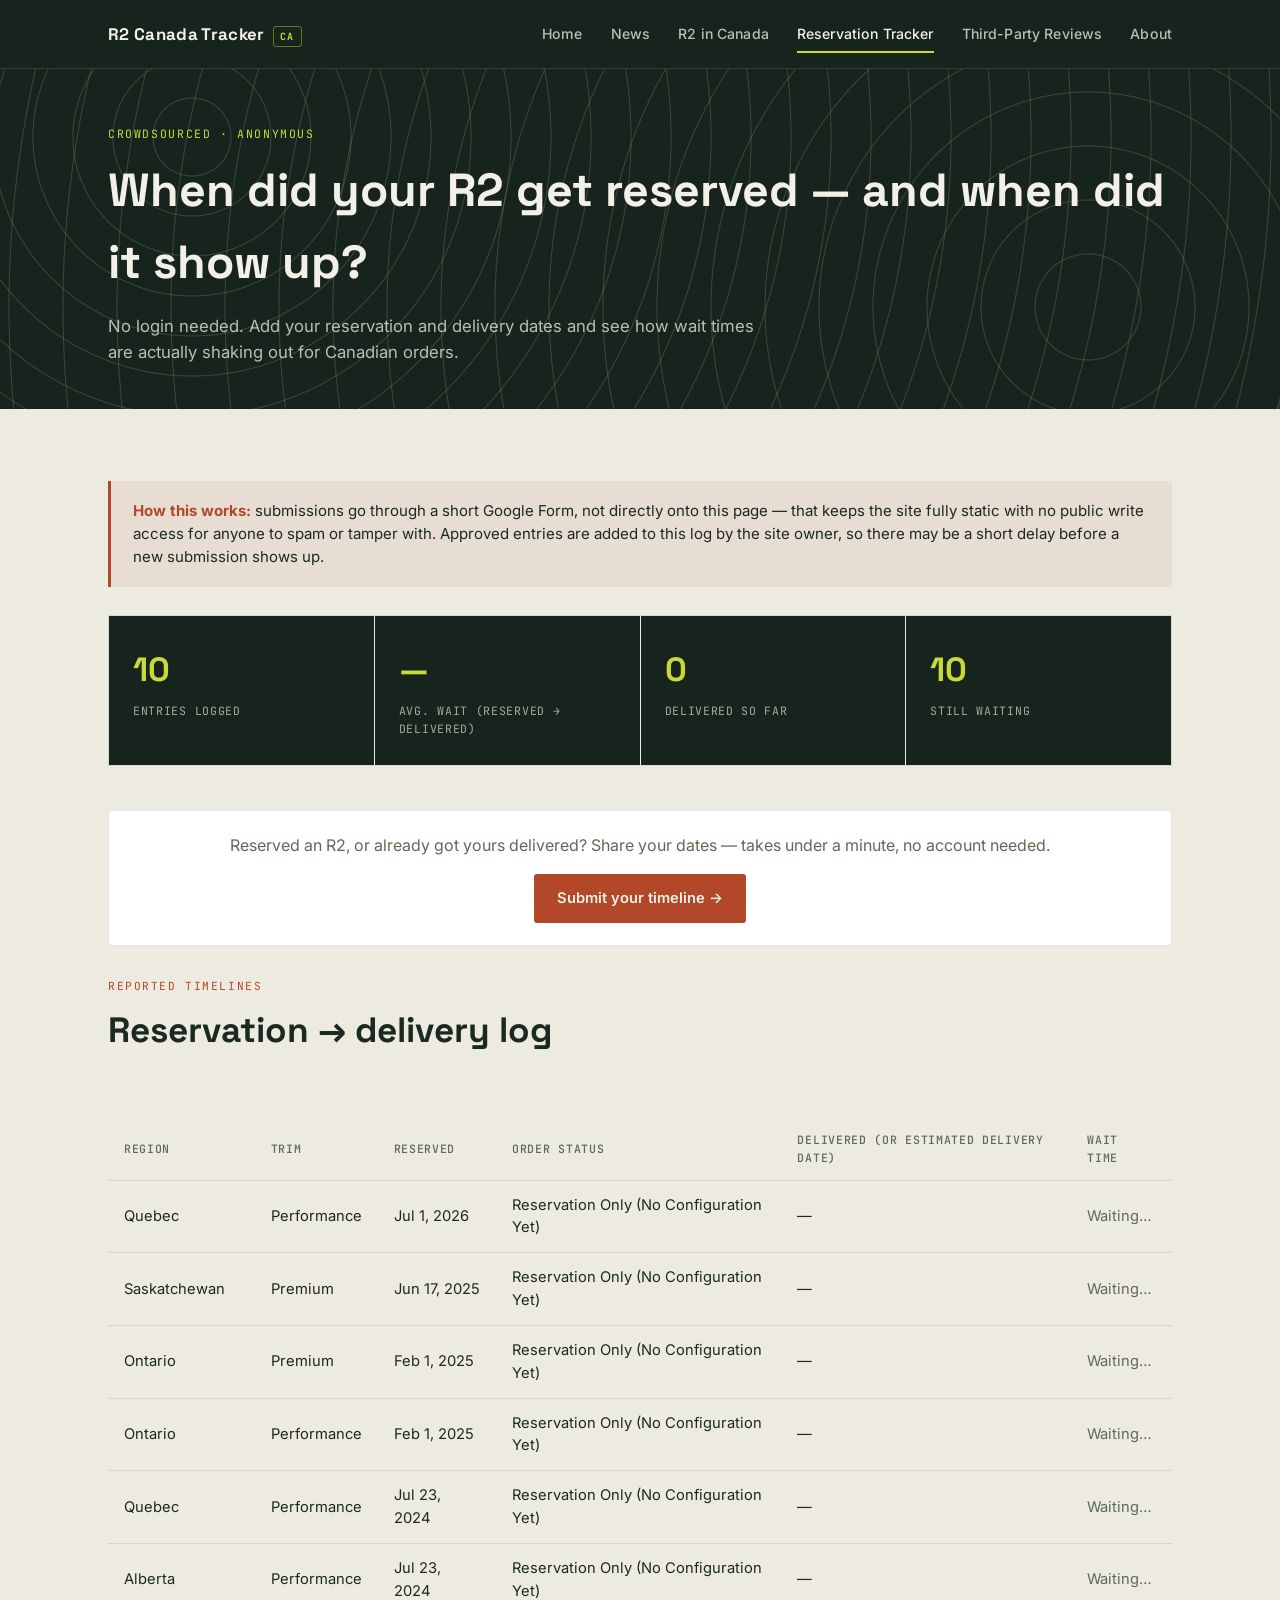
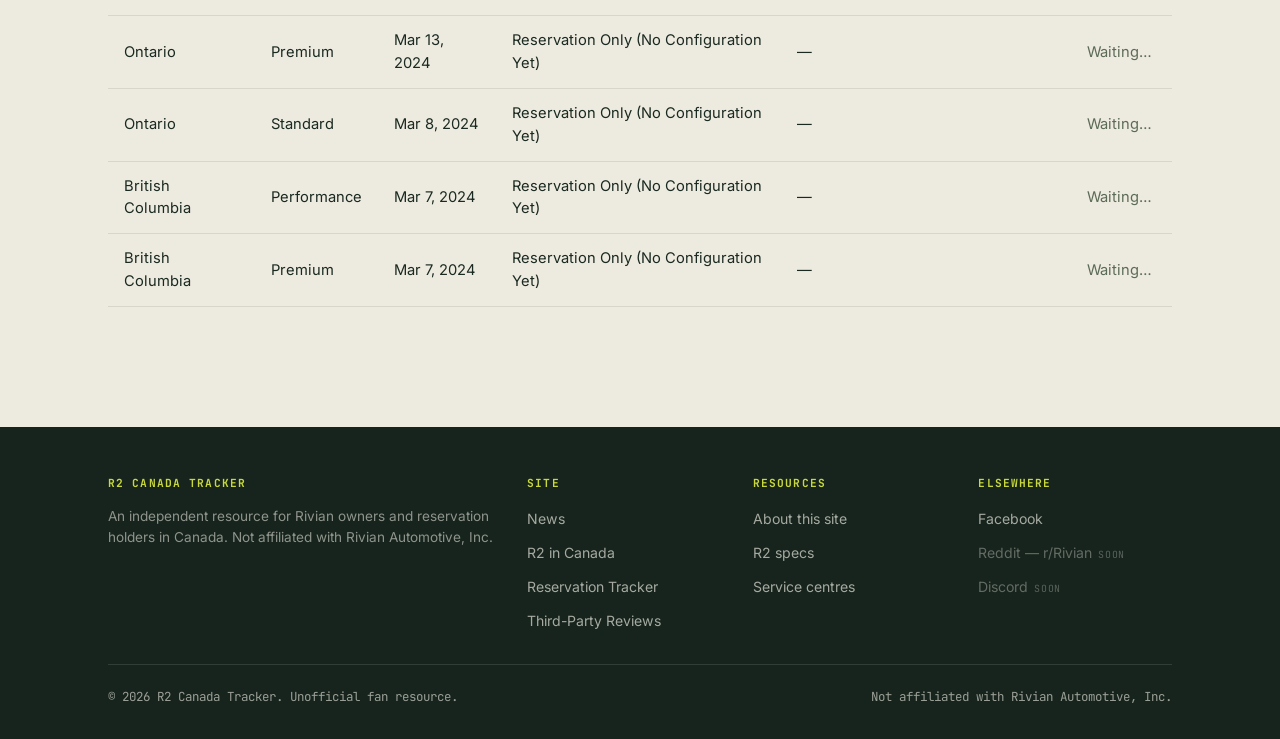
<file: reservation-tracker.html>
<!DOCTYPE html>
<html lang="en">
<head>
<meta charset="UTF-8">
<meta name="viewport" content="width=device-width, initial-scale=1.0">
<title>Reservation Tracker — R2 Canada Tracker</title>
<meta name="description" content="Log your Rivian R2 Canada reservation and delivery dates anonymously, no account needed, and see crowdsourced wait-time stats from other reservation holders.">
<link rel="canonical" href="https://r2canadatracker.ca/reservation-tracker.html">

<meta property="og:type" content="website">
<meta property="og:site_name" content="R2 Canada Tracker">
<meta property="og:title" content="Reservation Tracker — R2 Canada Tracker">
<meta property="og:description" content="Log your Rivian R2 Canada reservation and delivery dates anonymously, no account needed, and see crowdsourced wait-time stats from other reservation holders.">
<meta property="og:url" content="https://r2canadatracker.ca/reservation-tracker.html">
<meta property="og:image" content="https://r2canadatracker.ca/og-image.png">
<meta property="og:image:width" content="1200">
<meta property="og:image:height" content="630">

<meta name="twitter:card" content="summary_large_image">
<meta name="twitter:title" content="Reservation Tracker — R2 Canada Tracker">
<meta name="twitter:description" content="Log your Rivian R2 Canada reservation and delivery dates anonymously, no account needed, and see crowdsourced wait-time stats from other reservation holders.">
<meta name="twitter:image" content="https://r2canadatracker.ca/og-image.png">

<script type="application/ld+json">
  {
    "@context": "https://schema.org",
    "@type": "WebPage",
    "name": "Rivian R2 Canada Reservation Tracker",
    "url": "https://r2canadatracker.ca/reservation-tracker.html",
    "description": "A crowdsourced, anonymous tracker for Rivian R2 reservation and delivery dates in Canada.",
    "isPartOf": {
      "@type": "WebSite",
      "name": "R2 Canada Tracker",
      "url": "https://r2canadatracker.ca/index.html"
    }
  }
</script>
<link rel="icon" href="favicon.ico" sizes="any">
<link rel="icon" type="image/png" sizes="32x32" href="favicon-32x32.png">
<link rel="icon" type="image/png" sizes="16x16" href="favicon-16x16.png">
<link rel="apple-touch-icon" href="apple-touch-icon.png">
<link rel="stylesheet" href="css/style.css">
</head>
<body>

<header class="site">
  <div class="wrap">
    <a href="index.html" class="brand">R2 Canada Tracker <span class="tag">CA</span></a>
    <nav class="main">
<a href="index.html">Home</a>
      <a href="news.html">News</a>
      <a href="r2-canada.html">R2 in Canada</a>
      <a href="reservation-tracker.html" class="active">Reservation Tracker</a>
      <a href="resources.html">Third-Party Reviews</a>
      <a href="about.html">About</a>
    </nav>
    <button class="nav-toggle" aria-label="Toggle menu" aria-expanded="false">
      <span class="bars"><span></span><span></span><span></span></span>
    </button>
  </div>
  <nav class="mobile-menu">
<a href="index.html">Home</a>
      <a href="news.html">News</a>
      <a href="r2-canada.html">R2 in Canada</a>
      <a href="reservation-tracker.html" class="active">Reservation Tracker</a>
      <a href="resources.html">Third-Party Reviews</a>
      <a href="about.html">About</a>
  </nav>
</header>

<div class="contours">
  <div class="page-hero" style="color:var(--cream-text)">
    <div class="wrap">
      <span class="kicker" style="color:var(--yellow)">Crowdsourced · Anonymous</span>
      <h1>When did your R2 get reserved — and when did it show up?</h1>
      <p style="color:rgba(243,241,231,0.75)">No login needed. Add your reservation and delivery dates and see how wait times are actually shaking out for Canadian orders.</p>
    </div>
  </div>
</div>

<section>
  <div class="wrap">

    <div class="callout" style="margin-top:0;">
      <strong>How this works:</strong> submissions go through a short Google Form, not directly onto this page — that keeps the site fully static with no public write access for anyone to spam or tamper with. Approved entries are added to this log by the site owner, so there may be a short delay before a new submission shows up.
    </div>

    <div class="stat-strip" id="stat-strip" style="margin-bottom:44px; border:1px solid rgba(22,36,29,0.1);">
      <div class="stat" style="background:var(--ink);"><span class="num" id="stat-count">—</span><span class="label">Entries logged</span></div>
      <div class="stat" style="background:var(--ink);"><span class="num" id="stat-avg">—</span><span class="label">Avg. wait (reserved → delivered)</span></div>
      <div class="stat" style="background:var(--ink);"><span class="num" id="stat-delivered">—</span><span class="label">Delivered so far</span></div>
      <div class="stat" style="background:var(--ink);"><span class="num" id="stat-waiting">—</span><span class="label">Still waiting</span></div>
    </div>

    <div class="board-form" style="text-align:center;">
      <p style="margin:0 0 16px; color:var(--muted);">Reserved an R2, or already got yours delivered? Share your dates — takes under a minute, no account needed.</p>
      <a href="https://forms.gle/vLKFKYNGXso6nPJs8" target="_blank" rel="noopener" class="btn btn-rust">Submit your timeline →</a>
    </div>

    <div class="section-head">
      <div>
        <span class="kicker">Reported timelines</span>
        <h2>Reservation → delivery log</h2>
      </div>
    </div>

    <div class="table-scroll">
      <table class="spec-table" id="entry-table">
        <thead>
          <tr>
            <th>Region</th>
            <th>Trim</th>
            <th>Reserved</th>
            <th>Order status</th>
            <th>Delivered (or estimated delivery date)</th>
            <th>Wait time</th>
          </tr>
        </thead>
        <tbody id="entry-body"></tbody>
      </table>
    </div>
    <div class="empty-state" id="empty-state" style="display:none;">No entries yet on this device — be the first to log a timeline above.</div>

  </div>
</section>

<footer class="site">
  <div class="wrap">
    <div class="foot-grid">
      <div>
        <h5>R2 Canada Tracker</h5>
        <p class="disclaimer">An independent resource for Rivian owners and reservation holders in Canada. Not affiliated with Rivian Automotive, Inc.</p>
      </div>
      <div>
        <h5>Site</h5>
        <ul>
          <li><a href="news.html">News</a></li>
          <li><a href="r2-canada.html">R2 in Canada</a></li>
          <li><a href="reservation-tracker.html">Reservation Tracker</a></li>
          <li><a href="resources.html">Third-Party Reviews</a></li>
        </ul>
      </div>
      <div>
        <h5>Resources</h5>
        <ul>
          <li><a href="about.html">About this site</a></li>
          <li><a href="r2-canada.html#specs">R2 specs</a></li>
          <li><a href="r2-canada.html#service">Service centres</a></li>
        </ul>
      </div>
      <div>
        <h5>Elsewhere</h5>
        <ul>
          <li><a href="https://www.facebook.com/share/1E38kbhCsD/?mibextid=wwXIfr" target="_blank" rel="noopener">Facebook</a></li>
          <li><span class="coming-soon">Reddit — r/Rivian<span class="tag-soon">Soon</span></span></li>
          <li><span class="coming-soon">Discord<span class="tag-soon">Soon</span></span></li>
        </ul>
      </div>
    </div>
    <div class="foot-bottom">
      <span>© 2026 R2 Canada Tracker. Unofficial fan resource.</span>
      <span>Not affiliated with Rivian Automotive, Inc.</span>
    </div>
  </div>
</footer>

<script src="js/tracker-data.js"></script>
<script src="js/tracker-render.js"></script>
<script src="js/nav.js"></script>
</body>
</html>
</file>
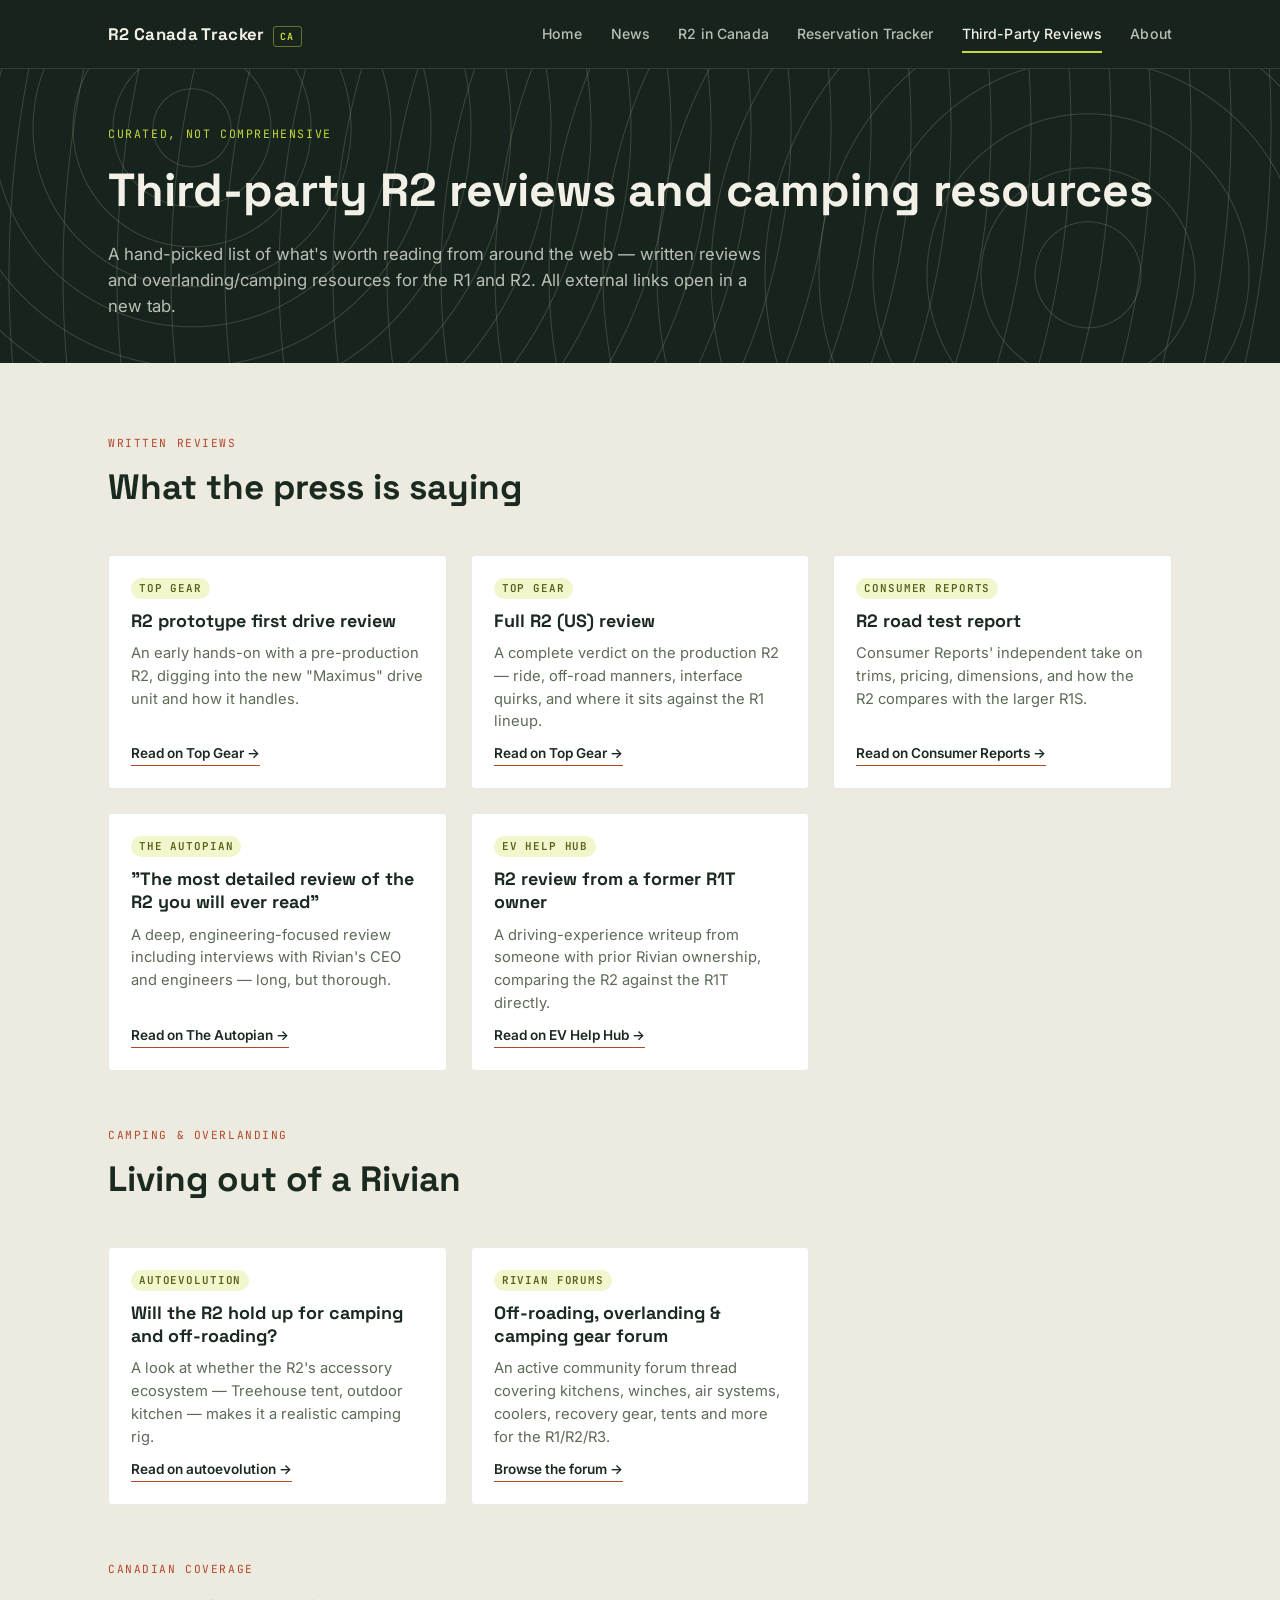
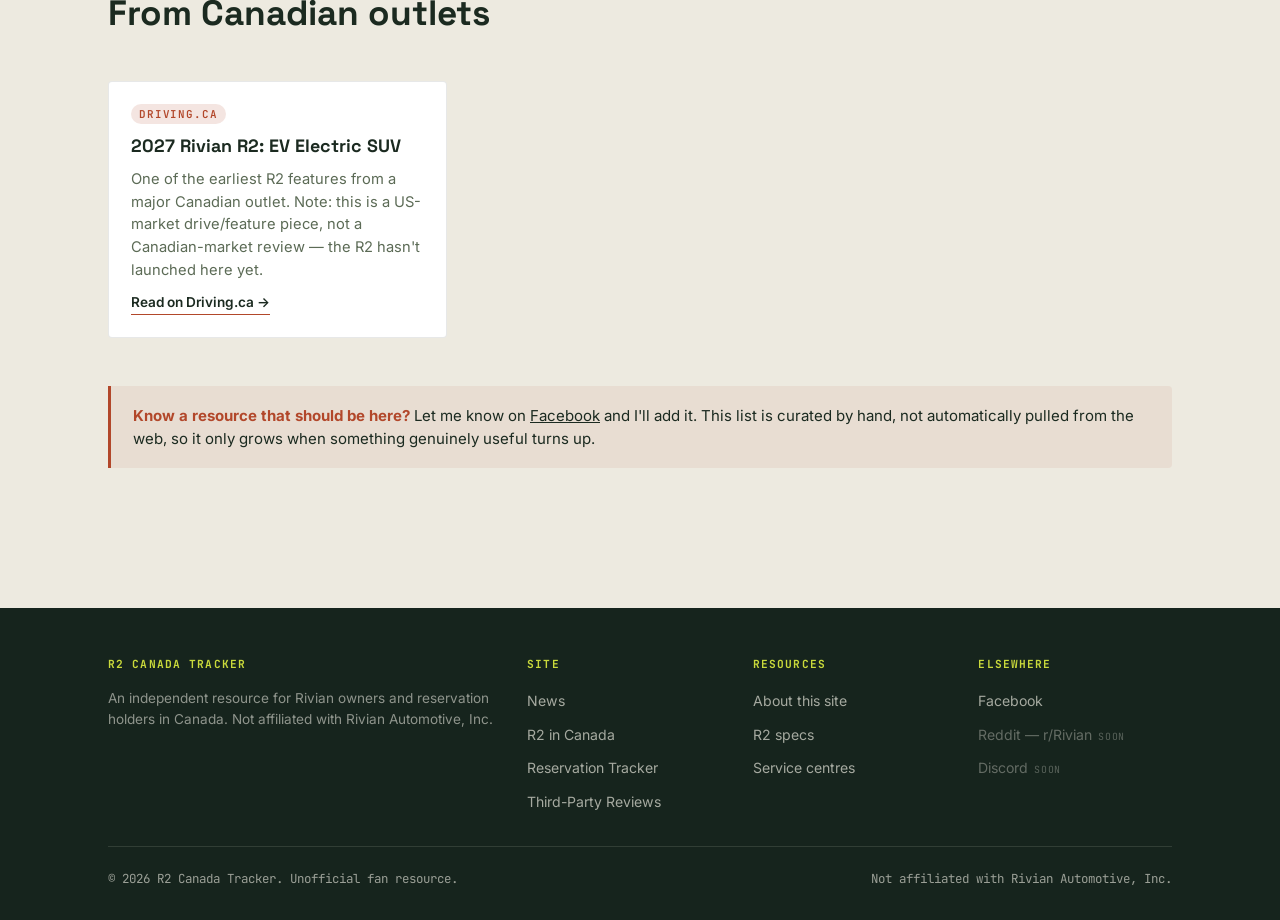
<file: resources.html>
<!DOCTYPE html>
<html lang="en">
<head>
<meta charset="UTF-8">
<meta name="viewport" content="width=device-width, initial-scale=1.0">
<title>Third-Party Reviews — R2 Canada Tracker</title>
<meta name="description" content="A curated list of third-party R2 reviews and camping/overlanding resources from around the web — collected for Rivian owners and reservation holders.">
<link rel="canonical" href="https://r2canadatracker.ca/resources.html">

<meta property="og:type" content="website">
<meta property="og:site_name" content="R2 Canada Tracker">
<meta property="og:title" content="Third-Party Reviews — R2 Canada Tracker">
<meta property="og:description" content="A curated list of third-party R2 reviews and camping/overlanding resources from around the web.">
<meta property="og:url" content="https://r2canadatracker.ca/resources.html">
<meta property="og:image" content="https://r2canadatracker.ca/og-image.png">
<meta property="og:image:width" content="1200">
<meta property="og:image:height" content="630">

<meta name="twitter:card" content="summary_large_image">
<meta name="twitter:title" content="Third-Party Reviews — R2 Canada Tracker">
<meta name="twitter:description" content="A curated list of third-party R2 reviews and camping/overlanding resources from around the web.">
<meta name="twitter:image" content="https://r2canadatracker.ca/og-image.png">

<script type="application/ld+json">
  {
    "@context": "https://schema.org",
    "@type": "CollectionPage",
    "name": "R2 Third-Party Reviews",
    "url": "https://r2canadatracker.ca/resources.html",
    "description": "A curated list of third-party Rivian R2 reviews and camping/overlanding resources from around the web.",
    "isPartOf": {
      "@type": "WebSite",
      "name": "R2 Canada Tracker",
      "url": "https://r2canadatracker.ca/index.html"
    }
  }
</script>

<link rel="icon" href="favicon.ico" sizes="any">
<link rel="icon" type="image/png" sizes="32x32" href="favicon-32x32.png">
<link rel="icon" type="image/png" sizes="16x16" href="favicon-16x16.png">
<link rel="apple-touch-icon" href="apple-touch-icon.png">
<link rel="stylesheet" href="css/style.css">
</head>
<body>

<header class="site">
  <div class="wrap">
    <a href="index.html" class="brand">R2 Canada Tracker <span class="tag">CA</span></a>
    <nav class="main">
      <a href="index.html">Home</a>
      <a href="news.html">News</a>
      <a href="r2-canada.html">R2 in Canada</a>
      <a href="reservation-tracker.html">Reservation Tracker</a>
      <a href="resources.html" class="active">Third-Party Reviews</a>
      <a href="about.html">About</a>
    </nav>
    <button class="nav-toggle" aria-label="Toggle menu" aria-expanded="false">
      <span class="bars"><span></span><span></span><span></span></span>
    </button>
  </div>
  <nav class="mobile-menu">
    <a href="index.html">Home</a>
    <a href="news.html">News</a>
    <a href="r2-canada.html">R2 in Canada</a>
    <a href="reservation-tracker.html">Reservation Tracker</a>
    <a href="resources.html" class="active">Third-Party Reviews</a>
    <a href="about.html">About</a>
  </nav>
</header>

<div class="contours">
  <div class="page-hero" style="color:var(--cream-text)">
    <div class="wrap">
      <span class="kicker" style="color:var(--yellow)">Curated, not comprehensive</span>
      <h1>Third-party R2 reviews and camping resources</h1>
      <p style="color:rgba(243,241,231,0.75)">A hand-picked list of what's worth reading from around the web — written reviews and overlanding/camping resources for the R1 and R2. All external links open in a new tab.</p>
    </div>
  </div>
</div>

<section>
  <div class="wrap">

    <div class="section-head">
      <div>
        <span class="kicker">Written reviews</span>
        <h2>What the press is saying</h2>
      </div>
    </div>
    <div class="card-grid">
      <div class="card">
        <div class="card-body">
          <div class="meta"><span class="tag-pill">Top Gear</span></div>
          <h3>R2 prototype first drive review</h3>
          <p>An early hands-on with a pre-production R2, digging into the new "Maximus" drive unit and how it handles.</p>
          <a href="https://www.topgear.com/car-reviews/rivian/r2-prototype/first-drive" class="readmore" target="_blank" rel="noopener">Read on Top Gear →</a>
        </div>
      </div>
      <div class="card">
        <div class="card-body">
          <div class="meta"><span class="tag-pill">Top Gear</span></div>
          <h3>Full R2 (US) review</h3>
          <p>A complete verdict on the production R2 — ride, off-road manners, interface quirks, and where it sits against the R1 lineup.</p>
          <a href="https://www.topgear.com/car-reviews/usa/rivian/r2-us" class="readmore" target="_blank" rel="noopener">Read on Top Gear →</a>
        </div>
      </div>
      <div class="card">
        <div class="card-body">
          <div class="meta"><span class="tag-pill">Consumer Reports</span></div>
          <h3>R2 road test report</h3>
          <p>Consumer Reports' independent take on trims, pricing, dimensions, and how the R2 compares with the larger R1S.</p>
          <a href="https://www.consumerreports.org/cars/rivian/r2/2026/road-test-report/" class="readmore" target="_blank" rel="noopener">Read on Consumer Reports →</a>
        </div>
      </div>
      <div class="card">
        <div class="card-body">
          <div class="meta"><span class="tag-pill">The Autopian</span></div>
          <h3>"The most detailed review of the R2 you will ever read"</h3>
          <p>A deep, engineering-focused review including interviews with Rivian's CEO and engineers — long, but thorough.</p>
          <a href="https://www.theautopian.com/the-longest-and-most-thorough-review-of-the-rivian-r2-you-will-ever-read/" class="readmore" target="_blank" rel="noopener">Read on The Autopian →</a>
        </div>
      </div>
      <div class="card">
        <div class="card-body">
          <div class="meta"><span class="tag-pill">EV Help Hub</span></div>
          <h3>R2 review from a former R1T owner</h3>
          <p>A driving-experience writeup from someone with prior Rivian ownership, comparing the R2 against the R1T directly.</p>
          <a href="https://evhelphub.com/reviews/rivian-r2/" class="readmore" target="_blank" rel="noopener">Read on EV Help Hub →</a>
        </div>
      </div>
    </div>

    <div class="section-head" style="margin-top:56px;">
      <div>
        <span class="kicker">Camping &amp; overlanding</span>
        <h2>Living out of a Rivian</h2>
      </div>
    </div>
    <div class="card-grid">
      <div class="card">
        <div class="card-body">
          <div class="meta"><span class="tag-pill">autoevolution</span></div>
          <h3>Will the R2 hold up for camping and off-roading?</h3>
          <p>A look at whether the R2's accessory ecosystem — Treehouse tent, outdoor kitchen — makes it a realistic camping rig.</p>
          <a href="https://www.autoevolution.com/news/will-the-rivian-r2-be-suitable-for-camping-and-off-roading-let-s-find-out-230931.html" class="readmore" target="_blank" rel="noopener">Read on autoevolution →</a>
        </div>
      </div>
      <div class="card">
        <div class="card-body">
          <div class="meta"><span class="tag-pill">Rivian Forums</span></div>
          <h3>Off-roading, overlanding &amp; camping gear forum</h3>
          <p>An active community forum thread covering kitchens, winches, air systems, coolers, recovery gear, tents and more for the R1/R2/R3.</p>
          <a href="https://www.rivianforums.com/forum/forums/off-roading-overlanding-camping-gear-kitchen-winches-air-coolers-recovery-tents-etc-sponsored-by-mars-adventure-gear.38/" class="readmore" target="_blank" rel="noopener">Browse the forum →</a>
        </div>
      </div>
    </div>

    <div class="section-head" style="margin-top:56px;">
      <div>
        <span class="kicker">Canadian coverage</span>
        <h2>From Canadian outlets</h2>
      </div>
    </div>
    <div class="card-grid">
      <div class="card">
        <div class="card-body">
          <div class="meta"><span class="tag-pill rust">Driving.ca</span></div>
          <h3>2027 Rivian R2: EV Electric SUV</h3>
          <p>One of the earliest R2 features from a major Canadian outlet. Note: this is a US-market drive/feature piece, not a Canadian-market review — the R2 hasn't launched here yet.</p>
          <a href="https://driving.ca/feature/2027-rivian-r2-ev-electric-suv" class="readmore" target="_blank" rel="noopener">Read on Driving.ca →</a>
        </div>
      </div>
    </div>

    <div class="callout" style="margin-top:48px;">
      <strong>Know a resource that should be here?</strong> Let me know on <a href="https://www.facebook.com/share/1E38kbhCsD/?mibextid=wwXIfr" target="_blank" rel="noopener">Facebook</a> and I'll add it. This list is curated by hand, not automatically pulled from the web, so it only grows when something genuinely useful turns up.
    </div>

  </div>
</section>

<footer class="site">
  <div class="wrap">
    <div class="foot-grid">
      <div>
        <h5>R2 Canada Tracker</h5>
        <p class="disclaimer">An independent resource for Rivian owners and reservation holders in Canada. Not affiliated with Rivian Automotive, Inc.</p>
      </div>
      <div>
        <h5>Site</h5>
        <ul>
          <li><a href="news.html">News</a></li>
          <li><a href="r2-canada.html">R2 in Canada</a></li>
          <li><a href="reservation-tracker.html">Reservation Tracker</a></li>
          <li><a href="resources.html">Third-Party Reviews</a></li>
        </ul>
      </div>
      <div>
        <h5>Resources</h5>
        <ul>
          <li><a href="about.html">About this site</a></li>
          <li><a href="r2-canada.html#specs">R2 specs</a></li>
          <li><a href="r2-canada.html#service">Service centres</a></li>
        </ul>
      </div>
      <div>
        <h5>Elsewhere</h5>
        <ul>
          <li><a href="https://www.facebook.com/share/1E38kbhCsD/?mibextid=wwXIfr" target="_blank" rel="noopener">Facebook</a></li>
          <li><span class="coming-soon">Reddit — r/Rivian<span class="tag-soon">Soon</span></span></li>
          <li><span class="coming-soon">Discord<span class="tag-soon">Soon</span></span></li>
        </ul>
      </div>
    </div>
    <div class="foot-bottom">
      <span>© 2026 R2 Canada Tracker. Unofficial fan resource.</span>
      <span>Not affiliated with Rivian Automotive, Inc.</span>
    </div>
  </div>
</footer>

<script src="js/nav.js"></script>
</body>
</html>
</file>
<file: css/style.css>
@import url('https://fonts.googleapis.com/css2?family=Space+Grotesk:wght@400;500;600;700&family=Inter:wght@400;500;600;700&family=JetBrains+Mono:wght@400;500&display=swap');

:root {
  --ink: #16241D;
  --ink-soft: #223327;
  --paper: #EDEAE0;
  --paper-dim: #E2DED0;
  --line: #7C8A73;
  --line-faint: rgba(124,138,115,0.35);
  --yellow: #C9D93B;
  --rust: #B2472A;
  --cream-text: #F3F1E7;
  --ink-text: #1B2A20;
  --muted: #5C6B56;

  --display: 'Space Grotesk', sans-serif;
  --body: 'Inter', sans-serif;
  --mono: 'JetBrains Mono', monospace;
}

* { box-sizing: border-box; }

html { scroll-behavior: smooth; }

body {
  margin: 0;
  background: var(--paper);
  color: var(--ink-text);
  font-family: var(--body);
  line-height: 1.55;
  -webkit-font-smoothing: antialiased;
}

a { color: inherit; }

img { max-width: 100%; display: block; }

.wrap {
  max-width: 1120px;
  margin: 0 auto;
  padding: 0 28px;
}

/* Contour texture used behind dark sections */
.contours {
  background-image:
    repeating-radial-gradient(circle at 15% 20%, transparent 0, transparent 38px, var(--line-faint) 39px, transparent 40px),
    repeating-radial-gradient(circle at 85% 70%, transparent 0, transparent 52px, var(--line-faint) 53px, transparent 54px);
  background-color: var(--ink);
}

/* ---------- Header / nav ---------- */
header.site {
  background: var(--ink);
  color: var(--cream-text);
  position: sticky;
  top: 0;
  z-index: 40;
  border-bottom: 1px solid rgba(243,241,231,0.12);
}
header.site .wrap {
  display: flex;
  align-items: center;
  justify-content: space-between;
  height: 68px;
}
.brand {
  font-family: var(--display);
  font-weight: 700;
  font-size: 1.05rem;
  letter-spacing: 0.02em;
  text-decoration: none;
  color: var(--cream-text);
  display: flex;
  align-items: baseline;
  gap: 8px;
}
.brand .tag {
  font-family: var(--mono);
  font-size: 0.62rem;
  color: var(--yellow);
  letter-spacing: 0.14em;
  text-transform: uppercase;
  border: 1px solid rgba(201,217,59,0.45);
  padding: 2px 6px;
  border-radius: 3px;
}
nav.main {
  display: flex;
  gap: 28px;
}
nav.main a {
  text-decoration: none;
  font-size: 0.88rem;
  color: rgba(243,241,231,0.75);
  font-weight: 500;
  letter-spacing: 0.01em;
  position: relative;
  padding: 4px 0;
  transition: color .15s ease;
}
nav.main a:hover, nav.main a.active { color: var(--cream-text); }
nav.main a.active::after {
  content: '';
  position: absolute;
  left: 0; right: 0; bottom: -4px;
  height: 2px;
  background: var(--yellow);
}
.nav-toggle {
  display: none;
  background: none;
  border: 1px solid rgba(243,241,231,0.35);
  border-radius: 3px;
  width: 40px;
  height: 40px;
  padding: 0;
  cursor: pointer;
  align-items: center;
  justify-content: center;
}
.nav-toggle .bars {
  position: relative;
  width: 18px;
  height: 12px;
}
.nav-toggle .bars span {
  position: absolute;
  left: 0; right: 0;
  height: 2px;
  background: var(--cream-text);
  transition: transform .2s ease, opacity .2s ease;
}
.nav-toggle .bars span:nth-child(1) { top: 0; }
.nav-toggle .bars span:nth-child(2) { top: 5px; }
.nav-toggle .bars span:nth-child(3) { top: 10px; }
.nav-toggle[aria-expanded="true"] .bars span:nth-child(1) { transform: translateY(5px) rotate(45deg); }
.nav-toggle[aria-expanded="true"] .bars span:nth-child(2) { opacity: 0; }
.nav-toggle[aria-expanded="true"] .bars span:nth-child(3) { transform: translateY(-5px) rotate(-45deg); }

nav.mobile-menu {
  display: none;
  flex-direction: column;
  background: var(--ink);
  border-top: 1px solid rgba(243,241,231,0.12);
  border-bottom: 1px solid rgba(243,241,231,0.12);
}
nav.mobile-menu.open { display: flex; }
nav.mobile-menu a {
  padding: 16px 28px;
  text-decoration: none;
  color: rgba(243,241,231,0.8);
  font-size: 0.98rem;
  font-weight: 500;
  border-top: 1px solid rgba(243,241,231,0.08);
}
nav.mobile-menu a:first-child { border-top: none; }
nav.mobile-menu a.active { color: var(--yellow); }

/* ---------- Hero ---------- */
.hero {
  color: var(--cream-text);
  padding: 88px 0 76px;
  position: relative;
  overflow: hidden;
}
.hero .eyebrow {
  font-family: var(--mono);
  font-size: 0.72rem;
  letter-spacing: 0.16em;
  text-transform: uppercase;
  color: var(--yellow);
  margin-bottom: 18px;
  display: flex;
  align-items: center;
  gap: 10px;
}
.hero .eyebrow::before {
  content: '';
  width: 8px; height: 8px;
  border-radius: 50%;
  background: var(--yellow);
  display: inline-block;
}
.hero h1 {
  font-family: var(--display);
  font-size: clamp(2.4rem, 5vw, 3.8rem);
  line-height: 1.04;
  font-weight: 700;
  margin: 0 0 22px;
  max-width: 15ch;
}
.hero p.lede {
  max-width: 52ch;
  font-size: 1.1rem;
  color: rgba(243,241,231,0.8);
  margin: 0 0 34px;
}
.hero-actions { display: flex; gap: 14px; flex-wrap: wrap; }

.btn {
  font-family: var(--body);
  font-weight: 600;
  font-size: 0.92rem;
  padding: 12px 22px;
  border-radius: 3px;
  text-decoration: none;
  display: inline-block;
  border: 1px solid transparent;
  transition: transform .12s ease, background .15s ease;
}
.btn:hover { transform: translateY(-1px); }
.btn-primary { background: var(--yellow); color: var(--ink); }
.btn-primary:hover { background: #d9e858; }
.btn-ghost { border-color: rgba(243,241,231,0.35); color: var(--cream-text); }
.btn-ghost:hover { background: rgba(243,241,231,0.08); }
.btn-rust { background: var(--rust); color: var(--cream-text); }
.btn-rust:hover { background: #c2542f; }

/* ---------- Section scaffolding ---------- */
section { padding: 72px 0; }
.section-head {
  display: flex;
  justify-content: space-between;
  align-items: flex-end;
  margin-bottom: 40px;
  gap: 20px;
  flex-wrap: wrap;
}
.section-head .kicker {
  font-family: var(--mono);
  font-size: 0.7rem;
  letter-spacing: 0.14em;
  text-transform: uppercase;
  color: var(--rust);
  margin-bottom: 8px;
  display: block;
}
.section-head h2 {
  font-family: var(--display);
  font-size: clamp(1.6rem, 3vw, 2.2rem);
  margin: 0;
  font-weight: 700;
}
.section-head .view-all {
  font-size: 0.85rem;
  font-weight: 600;
  text-decoration: none;
  border-bottom: 1px solid var(--ink-text);
  padding-bottom: 2px;
  white-space: nowrap;
}

.dark { background: var(--ink); color: var(--cream-text); }
.dim { background: var(--paper-dim); }

/* ---------- Cards / news grid ---------- */
.card-grid {
  display: grid;
  grid-template-columns: repeat(3, 1fr);
  gap: 24px;
}
.card {
  background: #fff;
  border: 1px solid rgba(22,36,29,0.1);
  border-radius: 4px;
  overflow: hidden;
  display: flex;
  flex-direction: column;
  transition: transform .15s ease, box-shadow .15s ease;
}
.card:hover { transform: translateY(-3px); box-shadow: 0 10px 24px rgba(22,36,29,0.1); }
.card-body { padding: 22px; display: flex; flex-direction: column; gap: 10px; flex: 1; }
.card .meta {
  font-family: var(--mono);
  font-size: 0.68rem;
  letter-spacing: 0.08em;
  text-transform: uppercase;
  color: var(--muted);
  display: flex;
  gap: 10px;
  align-items: center;
}
.card .tag-pill {
  background: rgba(201,217,59,0.25);
  color: #566016;
  padding: 2px 8px;
  border-radius: 20px;
  font-weight: 600;
}
.card .tag-pill.rust { background: rgba(178,71,42,0.14); color: var(--rust); }
.card h3 {
  font-family: var(--display);
  font-size: 1.12rem;
  margin: 0;
  line-height: 1.3;
}
.card p { margin: 0; color: var(--muted); font-size: 0.92rem; }
.card a.readmore {
  margin-top: auto;
  font-size: 0.85rem;
  font-weight: 600;
  text-decoration: none;
  color: var(--ink-text);
  border-bottom: 1px solid var(--rust);
  align-self: flex-start;
  padding-bottom: 1px;
}

/* ---------- Trail timeline (signature element) ---------- */
.trail {
  position: relative;
  padding-left: 8px;
}
.trail::before {
  content: '';
  position: absolute;
  left: 21px;
  top: 12px;
  bottom: 12px;
  width: 2px;
  background: repeating-linear-gradient(to bottom, var(--line) 0 6px, transparent 6px 12px);
}
.waypoint {
  position: relative;
  padding: 0 0 44px 60px;
}
.waypoint:last-child { padding-bottom: 4px; }
.waypoint .pin {
  position: absolute;
  left: 0; top: 0;
  width: 44px; height: 44px;
  border-radius: 50%;
  background: var(--paper);
  border: 2px solid var(--line);
  display: flex;
  align-items: center;
  justify-content: center;
  font-family: var(--mono);
  font-size: 0.72rem;
  font-weight: 700;
  color: var(--ink-text);
}
.waypoint.milestone .pin { background: var(--yellow); border-color: var(--yellow); }
.waypoint.revised .pin { background: var(--rust); border-color: var(--rust); color: var(--cream-text); }
.waypoint .date {
  font-family: var(--mono);
  font-size: 0.72rem;
  letter-spacing: 0.06em;
  color: var(--muted);
  text-transform: uppercase;
  margin-bottom: 6px;
}
.waypoint h4 {
  font-family: var(--display);
  margin: 0 0 8px;
  font-size: 1.15rem;
}
.waypoint p { margin: 0; color: var(--muted); max-width: 62ch; }

/* ---------- Stat strip ---------- */
.stat-strip {
  display: grid;
  grid-template-columns: repeat(4, 1fr);
  gap: 1px;
  background: rgba(243,241,231,0.14);
  border-top: 1px solid rgba(243,241,231,0.14);
  border-bottom: 1px solid rgba(243,241,231,0.14);
}
.stat { background: var(--ink); padding: 28px 24px; }
.stat .num {
  font-family: var(--display);
  font-size: 2.1rem;
  font-weight: 700;
  color: var(--yellow);
  display: block;
}
.stat .label {
  font-family: var(--mono);
  font-size: 0.72rem;
  letter-spacing: 0.06em;
  color: rgba(243,241,231,0.65);
  text-transform: uppercase;
  margin-top: 6px;
  display: block;
}

/* ---------- Service-centre map cards ---------- */
.map-grid {
  display: grid;
  grid-template-columns: repeat(2, 1fr);
  gap: 24px;
}
.map-card {
  background: #fff;
  border: 1px solid rgba(22,36,29,0.1);
  border-radius: 4px;
  overflow: hidden;
  transition: transform .15s ease, box-shadow .15s ease;
}
.map-card:hover { transform: translateY(-3px); box-shadow: 0 10px 24px rgba(22,36,29,0.1); }
.map-embed {
  width: 100%;
  height: 200px;
  border: 0;
  display: block;
  filter: grayscale(0.15) contrast(1.02);
}
.map-card-body { padding: 20px 22px; display: flex; flex-direction: column; gap: 8px; }
.map-card-body h3 { font-family: var(--display); font-size: 1.08rem; margin: 0; }
.map-card-body p { margin: 0; color: var(--muted); font-size: 0.88rem; font-family: var(--mono); }
.map-card-body a.readmore { margin-top: 6px; align-self: flex-start; font-size: 0.85rem; font-weight: 600; text-decoration: none; color: var(--ink-text); border-bottom: 1px solid var(--rust); padding-bottom: 1px; }

@media (max-width: 700px) {
  .map-grid { grid-template-columns: 1fr; }
}

/* ---------- Community teaser ---------- */
.thread-list { display: flex; flex-direction: column; gap: 1px; background: rgba(22,36,29,0.1); border: 1px solid rgba(22,36,29,0.1); border-radius: 4px; overflow: hidden; }
.thread {
  background: #fff;
  padding: 18px 22px;
  display: flex;
  justify-content: space-between;
  gap: 16px;
  align-items: center;
  text-decoration: none;
  color: inherit;
}
.thread:hover { background: #f7f6f1; }
.thread .t-main h4 { margin: 0 0 4px; font-family: var(--display); font-size: 1rem; }
.thread .t-main span { font-size: 0.82rem; color: var(--muted); font-family: var(--mono); }
.thread .t-count {
  font-family: var(--mono);
  font-size: 0.78rem;
  color: var(--muted);
  white-space: nowrap;
}

/* ---------- Footer ---------- */
footer.site {
  background: var(--ink);
  color: rgba(243,241,231,0.6);
  padding: 48px 0 32px;
  margin-top: 40px;
}
footer.site .foot-grid {
  display: grid;
  grid-template-columns: 2fr 1fr 1fr 1fr;
  gap: 32px;
  margin-bottom: 32px;
}
footer.site h5 {
  font-family: var(--mono);
  font-size: 0.7rem;
  letter-spacing: 0.1em;
  text-transform: uppercase;
  color: var(--yellow);
  margin: 0 0 14px;
}
footer.site ul { list-style: none; padding: 0; margin: 0; display: flex; flex-direction: column; gap: 9px; }
footer.site a { text-decoration: none; color: rgba(243,241,231,0.65); font-size: 0.88rem; }
footer.site a:hover { color: var(--cream-text); }
footer.site .coming-soon {
  color: rgba(243,241,231,0.35);
  font-size: 0.88rem;
  cursor: default;
}
footer.site .coming-soon .tag-soon {
  font-family: var(--mono);
  font-size: 0.62rem;
  letter-spacing: 0.06em;
  text-transform: uppercase;
  color: rgba(243,241,231,0.3);
  margin-left: 6px;
}
footer.site .foot-bottom {
  border-top: 1px solid rgba(243,241,231,0.12);
  padding-top: 22px;
  font-size: 0.78rem;
  font-family: var(--mono);
  display: flex;
  justify-content: space-between;
  flex-wrap: wrap;
  gap: 10px;
}
footer.site p.disclaimer { max-width: 46ch; font-size: 0.85rem; color: rgba(243,241,231,0.55); }

/* ---------- Generic content page ---------- */
.page-hero {
  padding: 56px 0 44px;
}
.page-hero .kicker {
  font-family: var(--mono);
  font-size: 0.72rem;
  letter-spacing: 0.14em;
  text-transform: uppercase;
  color: var(--rust);
  display: block;
  margin-bottom: 12px;
}
.page-hero h1 {
  font-family: var(--display);
  font-size: clamp(2rem, 4vw, 2.9rem);
  margin: 0 0 14px;
}
.page-hero p { max-width: 60ch; color: var(--muted); font-size: 1.05rem; margin: 0; }

/* Filter chips */
.chip-row { display: flex; gap: 10px; flex-wrap: wrap; margin-bottom: 34px; }
.chip {
  font-family: var(--mono);
  font-size: 0.76rem;
  letter-spacing: 0.03em;
  padding: 7px 14px;
  border-radius: 20px;
  border: 1px solid var(--line-faint);
  background: transparent;
  color: var(--ink-text);
  cursor: pointer;
  transition: background .15s ease, color .15s ease;
}
.chip.active, .chip:hover { background: var(--ink); color: var(--cream-text); border-color: var(--ink); }

/* Spec table */
.spec-table { width: 100%; border-collapse: collapse; margin: 20px 0 8px; }
.spec-table th, .spec-table td {
  text-align: left;
  padding: 13px 16px;
  border-bottom: 1px solid rgba(22,36,29,0.1);
  font-size: 0.92rem;
}
.spec-table th {
  font-family: var(--mono);
  font-size: 0.72rem;
  text-transform: uppercase;
  letter-spacing: 0.06em;
  color: var(--muted);
  font-weight: 500;
}
.spec-table td.trim { font-family: var(--display); font-weight: 700; }

.callout {
  background: rgba(178,71,42,0.08);
  border-left: 3px solid var(--rust);
  padding: 18px 22px;
  border-radius: 0 4px 4px 0;
  font-size: 0.94rem;
  margin: 28px 0;
}
.callout strong { color: var(--rust); }

/* ---------- Community page / board ---------- */
.board-form {
  background: #fff;
  border: 1px solid rgba(22,36,29,0.12);
  border-radius: 4px;
  padding: 22px;
  margin-bottom: 32px;
}
.field-label {
  display: block;
  font-family: var(--mono);
  font-size: 0.68rem;
  letter-spacing: 0.08em;
  text-transform: uppercase;
  color: var(--muted);
  margin-bottom: 6px;
}
.board-form select {
  width: 100%;
  font-family: var(--body);
  font-size: 0.94rem;
  border: 1px solid rgba(22,36,29,0.18);
  border-radius: 3px;
  padding: 10px 12px;
  margin-bottom: 12px;
  background: var(--paper);
  color: var(--ink-text);
}
.table-scroll { overflow-x: auto; }
.board-form textarea, .board-form input {
  width: 100%;
  font-family: var(--body);
  font-size: 0.94rem;
  border: 1px solid rgba(22,36,29,0.18);
  border-radius: 3px;
  padding: 10px 12px;
  margin-bottom: 12px;
  background: var(--paper);
}
.board-form textarea { resize: vertical; min-height: 80px; }
.board-form .row { display: flex; gap: 12px; }
.post {
  background: #fff;
  border: 1px solid rgba(22,36,29,0.1);
  border-radius: 4px;
  padding: 20px 22px;
  margin-bottom: 14px;
}
.post .p-meta {
  font-family: var(--mono);
  font-size: 0.72rem;
  color: var(--muted);
  margin-bottom: 8px;
  display: flex;
  gap: 10px;
  align-items: center;
}
.post .p-meta .region-pill {
  background: rgba(124,138,115,0.18);
  color: var(--muted);
  padding: 2px 8px;
  border-radius: 20px;
}
.post p { margin: 0; font-size: 0.95rem; }
.empty-state {
  text-align: center;
  padding: 40px 20px;
  color: var(--muted);
  font-family: var(--mono);
  font-size: 0.85rem;
}

/* Responsive */
@media (max-width: 880px) {
  nav.main { display: none; }
  .nav-toggle { display: flex; }
  .card-grid { grid-template-columns: 1fr 1fr; }
  .stat-strip { grid-template-columns: 1fr 1fr; }
  footer.site .foot-grid { grid-template-columns: 1fr 1fr; }
}
@media (max-width: 560px) {
  .card-grid { grid-template-columns: 1fr; }
  .stat-strip { grid-template-columns: 1fr; }
  footer.site .foot-grid { grid-template-columns: 1fr; }
  .board-form .row { flex-direction: column; }
}

@media (prefers-reduced-motion: reduce) {
  * { transition: none !important; scroll-behavior: auto !important; }
}

a:focus-visible, button:focus-visible, .chip:focus-visible {
  outline: 2px solid var(--rust);
  outline-offset: 2px;
}
</file>
